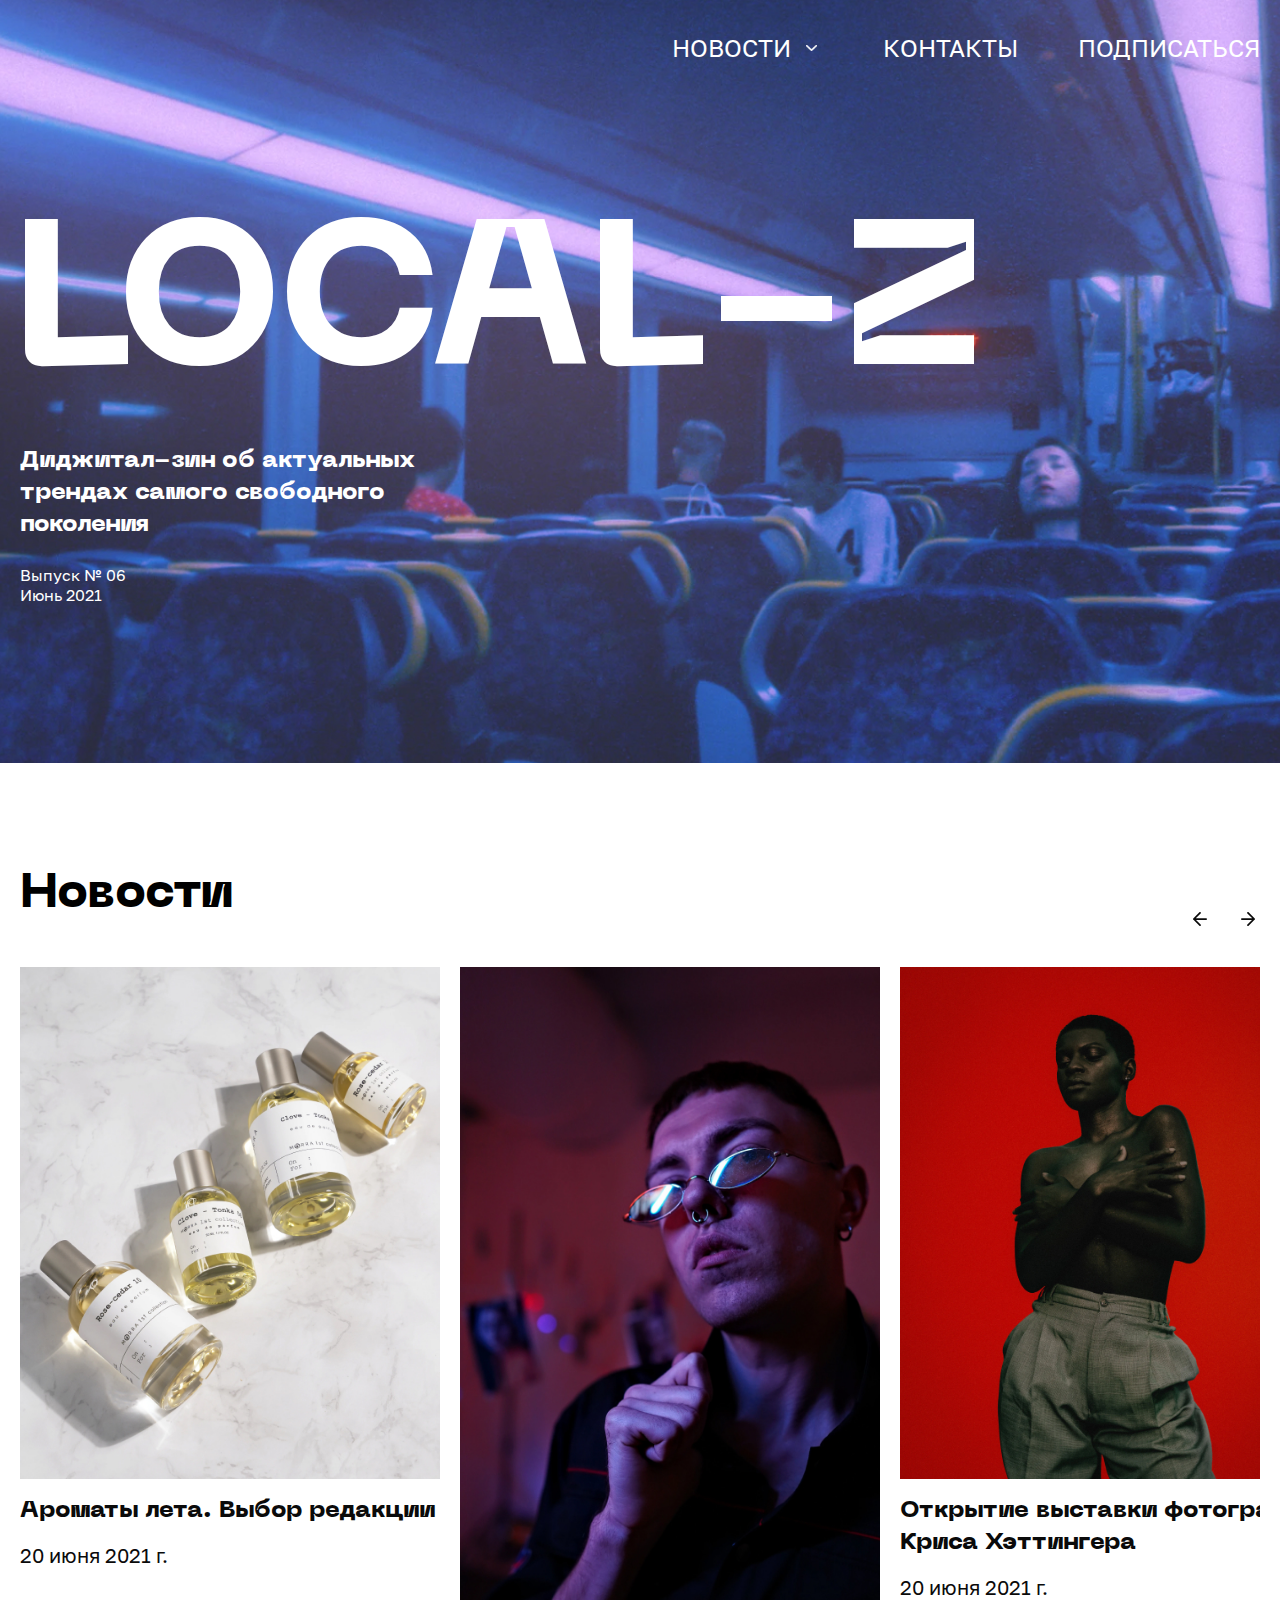
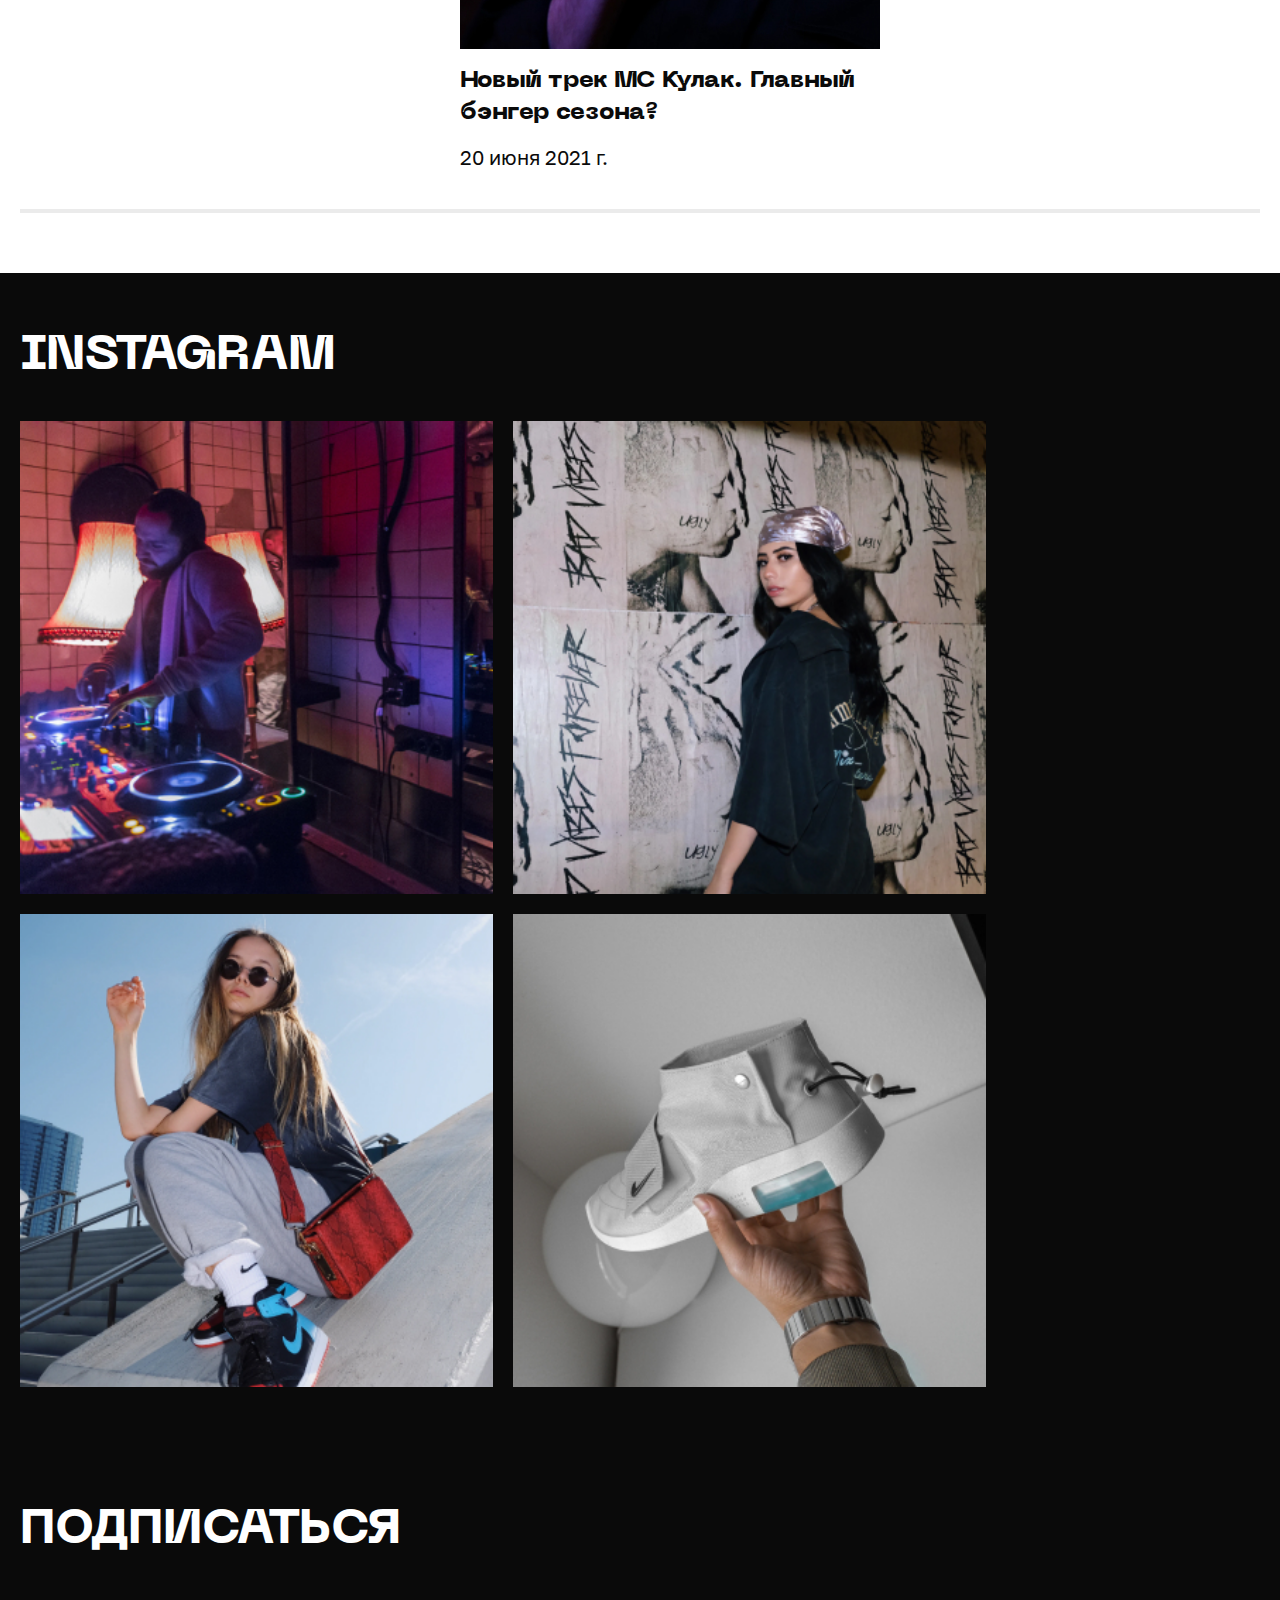
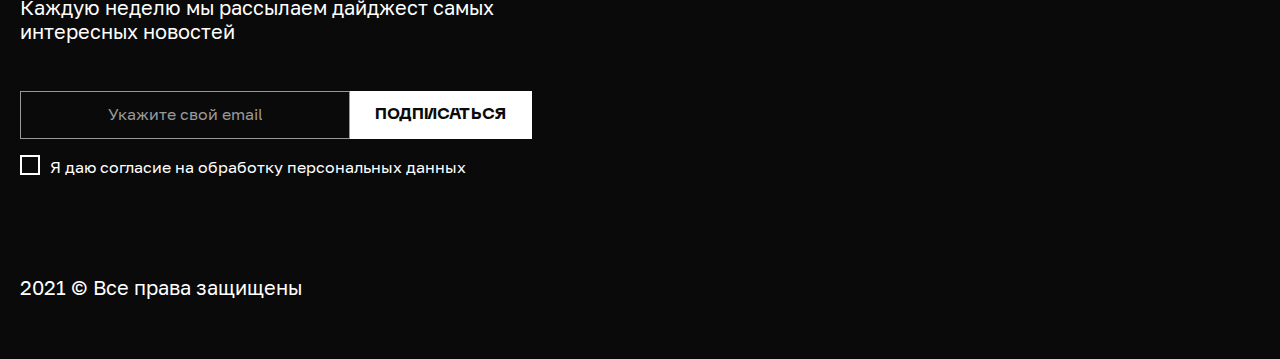
<file: index.html>
<!DOCTYPE html>
<html lang="ru">
<head>
  <meta charset="UTF-8">
  <meta http-equiv="X-UA-Compatible" content="IE=edge">
  <meta name="viewport" content="width=device-width, initial-scale=1.0" />
  <title>Document</title>
  <link rel="stylesheet" href="styles/style.css">
</head>
<body class="page">
    <header class="header page__section">
      <ul class="navigation header__navigation">
        <li class="navigation__item">
          <div class="navigation__button navigation__button_arrow navigation__item_show-dropdown">Новости</div>
          <nav class="dropdown-menu navigation__dropdown-menu navigation__dropdown-menu_click">
            <ul class="dropdown-menu__list">
              <li class="dropdown-menu__item">
                <a href="#" class="dropdown-menu__link">Музыка</a>
              </li>
              <li class="dropdown-menu__item">
                <a href="#" class="dropdown-menu__link">События</a>
              </li>
              <li class="dropdown-menu__item">
                <a href="#" class="dropdown-menu__link">Мода</a>
              </li>
            </ul>
          </nav>
        </li>
        <li class="navigation__item">
          <a href="#" class="navigation__link">Контакты</a>
        </li>
        <li class="navigation__item">
          <a href="#" class="navigation__link">Подписаться</a>
        </li>
      </ul>
      <div class="mobile-header" id="mobile-header">
        <button class="menu-button mobile-header__open-menu-button">
          <span class="menu-button__label">Меню</span>
          <span class="menu-icon menu-button__icon"></span>
        </button>
      </div>
      <h1 class="header__title">LOCAL-Z</h1>
      <div class="description header__description">
        <p class="description__line">Диджитал-зин об актуальных
        трендах самого свободного
        поколения</p>
      </div>
      <div class="edition header__edition">
        <div class="edition__line">Выпуск № 06 Июнь 2021</div>
      </div>
    </header>
    <div class="sticky-header sticky-header_disable">
      <button class="menu-button sticky-header__open-menu-button">
        <span class="menu-button__label">Меню</span>
        <span class="menu-icon menu-button__icon"></span>
      </button>
    </div>
    <div class="menu">
      <button class="menu-button menu__close-button">
        <span class="menu-button__label menu-button__label_to-close">Закрыть</span>
        <span class="menu-icon menu-icon_close menu-button__icon"></span>
      </button>
      <ul class="navigation menu__navigation">
        <li class="navigation-button navigation__item navigation__item_vertical">
          <div class="navigation__button navigation__button_arrow navigation__item_vertical_show-dropdown">Новости</div>
          <nav class="dropdown-menu navigation__dropdown-menu navigation__dropdown-menu_click_from-menu">
            <ul class="dropdown-menu__list">
              <li class="dropdown-menu__item">
                <a href="#" class="dropdown-menu__link">Музыка</a>
              </li>
              <li class="dropdown-menu__item">
                <a href="#" class="dropdown-menu__link">События</a>
              </li>
              <li class="dropdown-menu__item">
                <a href="#" class="dropdown-menu__link">Мода</a>
              </li>
            </ul>
          </nav>
        </li>
        <li class="navigation__item navigation__item_vertical">
          <a href="#" class="navigation__link">Контакты</a>
        </li>
        <li class="navigation__item navigation__item_vertical">
          <a href="#" class="navigation__link">Подписаться</a>
        </li>
      </ul>
    </div>
    <section class="news page__section">
      <h3 class="news__title">Новости</h3>
      <div class="slider news__slider">
        <div class="slider-navigation slider__navigation">
          <button class="slider-navigation__arrow slider-navigation__arrow_left"></button>
          <button class="slider-navigation__arrow slider-navigation__arrow_right"></button>
        </div>
        <div class="slider-content slider__slider-content">
          <div class="slide slider-content__slide">
            <a href="#" class="card-image slide__card">
              <img src="./images/slider-image-1.jpg" class="card-image__image" alt="">
              <div class="card-image__button">смотреть новость</div>
            </a>
            <h4 class="slide__title">Ароматы лета. Выбор редакции</h4>
            <div class="slide__date">20 июня 2021 г.</div>
          </div>
          <div class="slide slider-content__slide">
            <a href="#" class="card-image slide__card">
              <img src="./images/slider-image-2.jpg" class="card-image__image" alt="">
              <div class="card-image__button">смотреть новость</div>
            </a>
            <h4 class="slide__title">Новый трек МС Кулак. Главный бэнгер сезона?</h4>
            <div class="slide__date">20 июня 2021 г.</div>
          </div>
          <div class="slide slider-content__slide">
            <a href="#" class="card-image slide__card">
              <img src="./images/slider-image-3.jpg" class="card-image__image" alt="">
              <div class="card-image__button">смотреть новость</div>
            </a>
            <h4 class="slide__title">Открытие выставки фотографа Криса Хэттингера</h4>
            <div class="slide__date">20 июня 2021 г.</div>
          </div>
          <div class="slide slider-content__slide">
            <a href="#" class="card-image slide__card">
              <img src="./images/slider-image-4.jpg" class="card-image__image" alt="">
              <div class="card-image__button">смотреть новость</div>
            </a>
            <h4 class="slide__title">DJ Deejay выступит на открытии нового клуба</h4>
            <div class="slide__date">20 июня 2021 г.</div>
          </div>
          <div class="slide slider-content__slide">
            <a href="#" class="card-image slide__card">
              <img src="./images/slider-image-5.jpg" class="card-image__image" alt="">
              <div class="card-image__button">смотреть новость</div>
            </a>
            <h4 class="slide__title">Из грязи в князи. Интервью с популярным дизайнером одежды Пэтом Джонсоном</h4>
            <div class="slide__date">20 июня 2021 г.</div>
          </div>
        </div>
        <div class="progress-bar">
          <div class="progress-bar__indicator" id="indicator"></div>
        </div>
      </div>
    </section>
    <footer class="footer page__section page__section_theme_dark">
      <section class="footer__section">
        <h3 class="section-title section-title_color_white">Instagram</h3>
        <div class="instagram">
          <a href="#" class="instagram__image-link">
            <img src="./images/instagram-img-1.jpg" alt="" class="instagram__image">
          </a>
          <a href="#" class="instagram__image-link">
            <img src="./images/instagram-img-2.jpg" alt="" class="instagram__image">
          </a>
          <a href="#" class="instagram__image-link">
            <img src="./images/instagram-img-3.jpg" alt="" class="instagram__image">
          </a>
          <a href="#" class="instagram__image-link">
            <img src="./images/instagram-img-4.jpg" alt="" class="instagram__image">
          </a>
        </div>
      </section>
      <section class="footer-section footer__section">
        <h3 class="section-title section-title_color_white">Подписаться</h3>
        <div class="subscribe">
          <h4 class="subscribe__title">
            Каждую неделю мы рассылаем дайджест самых интересных новостей
          </h4>
          <form name="subscribe" class="form subscribe__form">
            <fieldset class="form__subscribe-info">
              <input type="email" class="form__input-email" placeholder="Укажите свой email">
              <button type="submit" class="form__submit">Подписаться</button>
            </fieldset>
            <label class="form__agreement">
              <input type="checkbox" class="form__agreement-checkbox">
              <span class="form__agreement-custom-checkbox"></span>
              <span class="form__agreement-text">Я даю согласие на обработку персональных данных</span>
            </label>
          </form>
        </div>
      </section>
      <p class="footer__copyright">2021 © Все права защищены</p>
    </footer>
    <script src="js/script.js"></script>
</body>
</html>
</file>
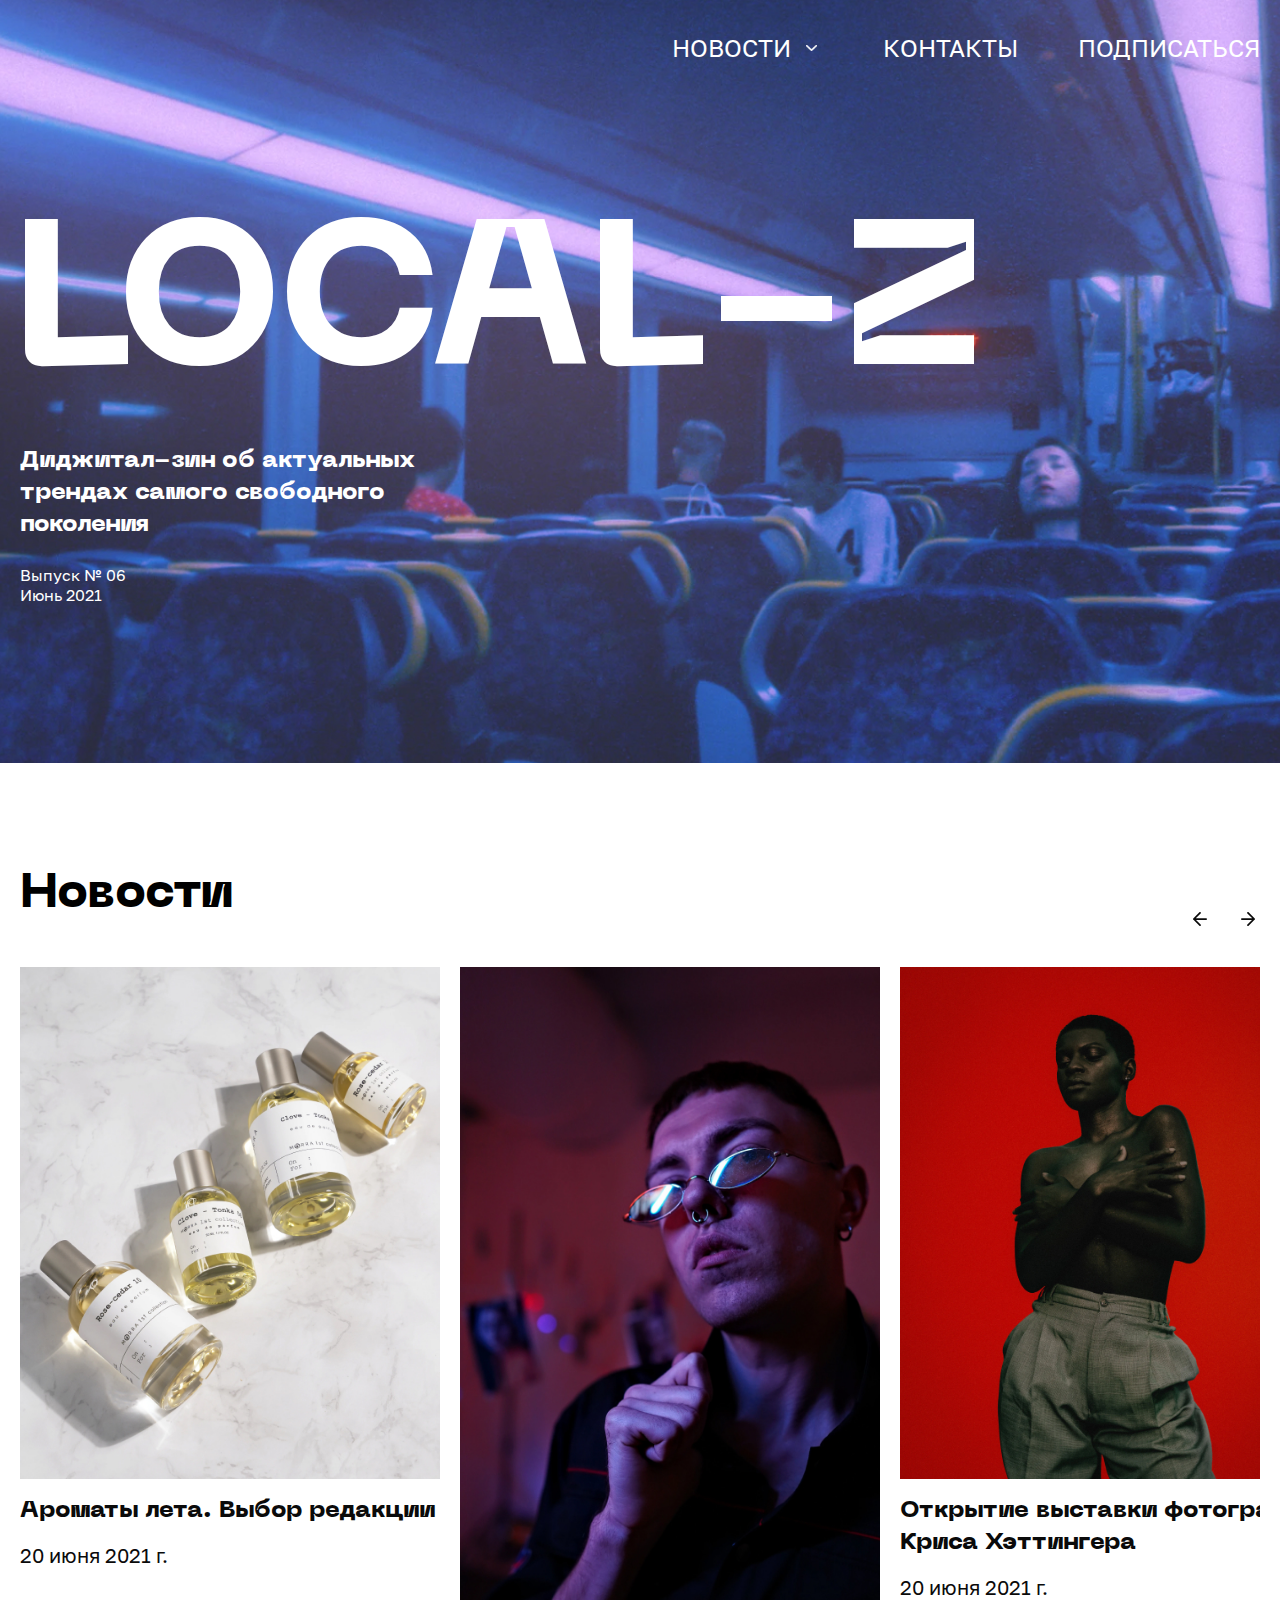
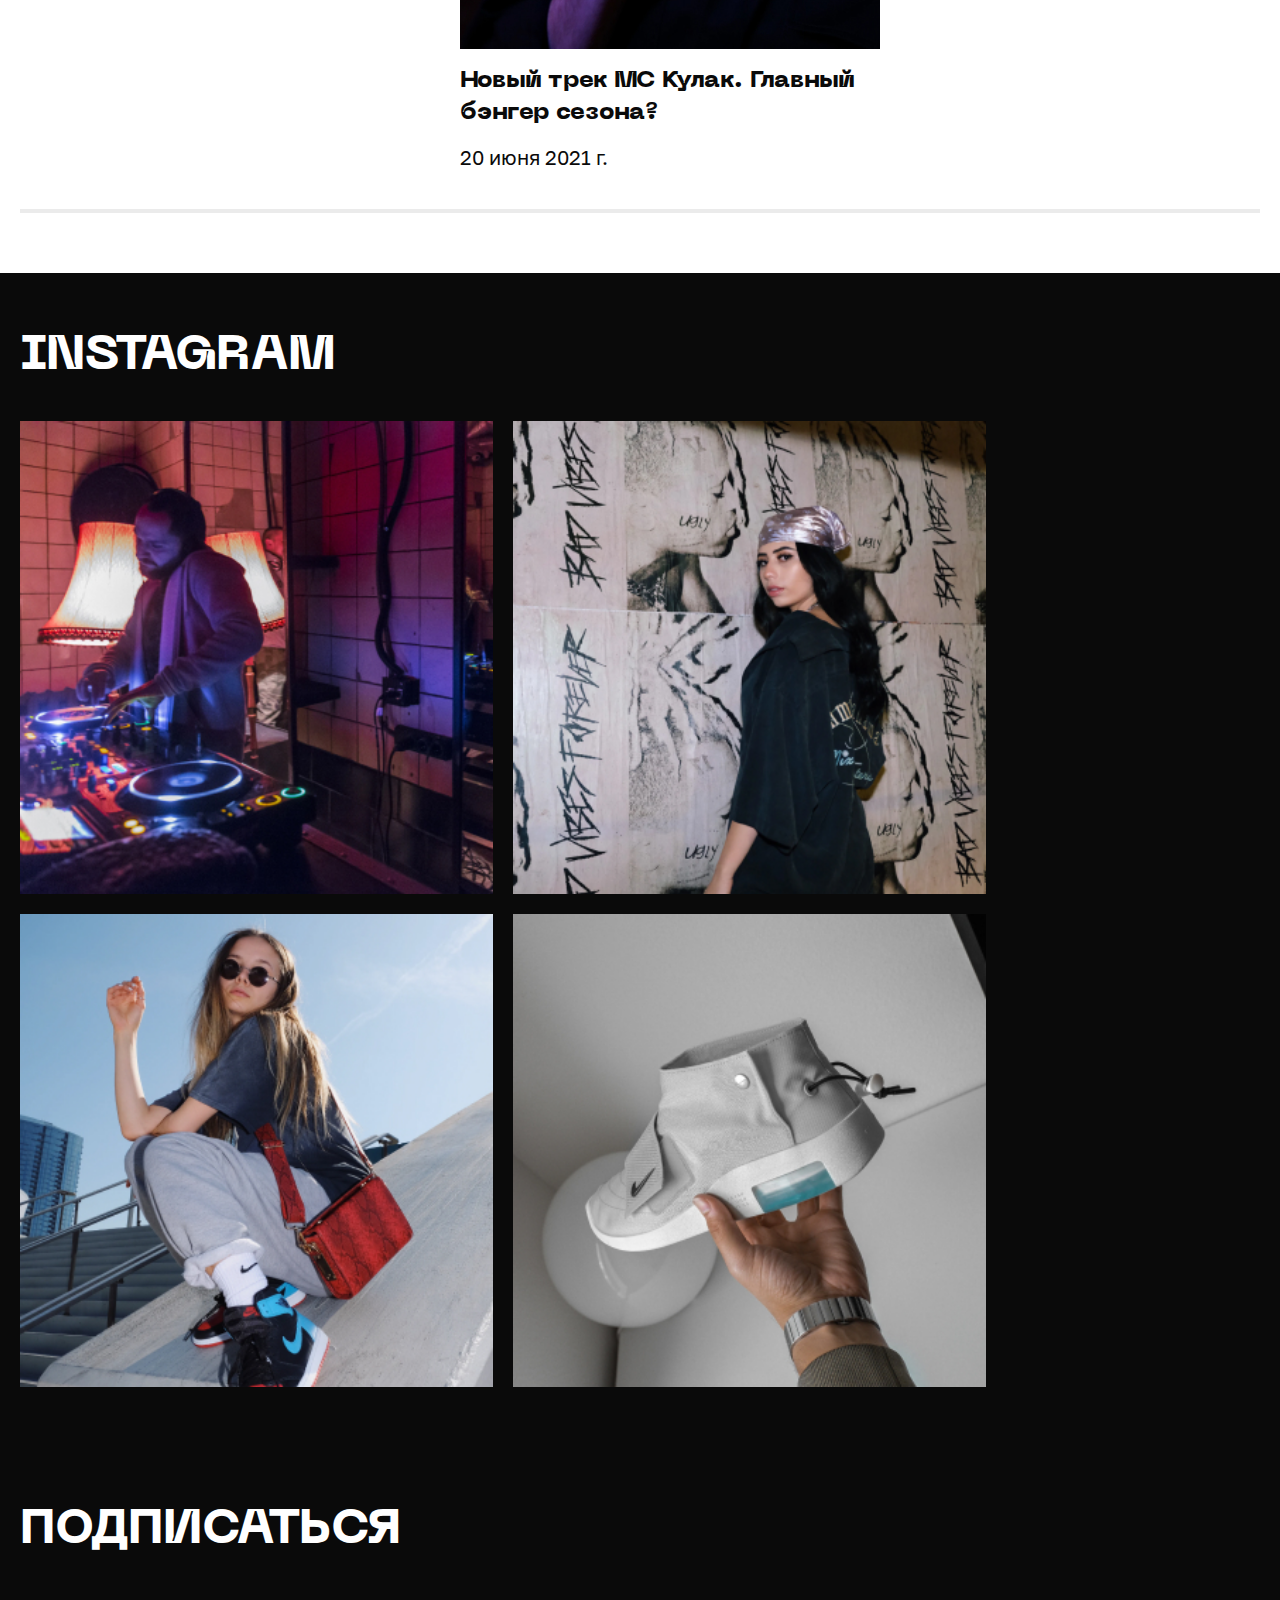
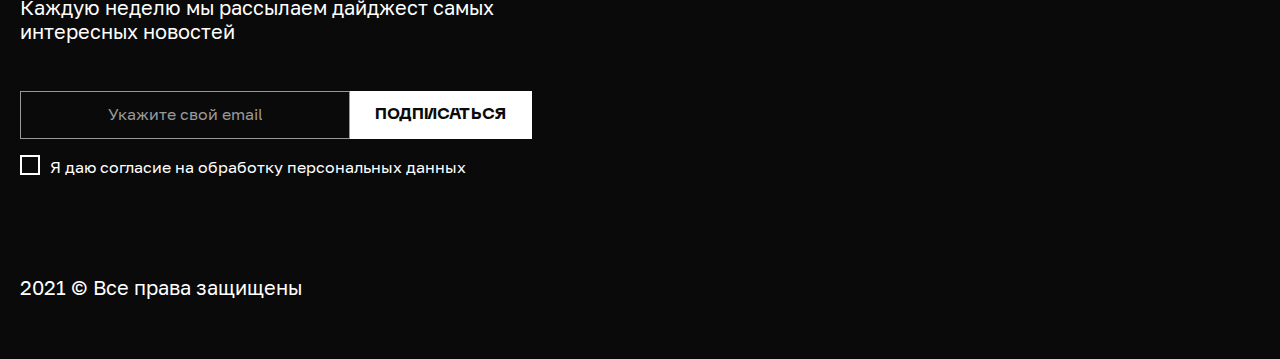
<file: index-pre.html>
<!DOCTYPE html>
<html lang="ru">
<head>
  <meta charset="UTF-8">
  <meta http-equiv="X-UA-Compatible" content="IE=edge">
  <meta name="viewport" content="width=device-width, initial-scale=1.0" />
  <title>Document</title>
  <link rel="stylesheet" href="./styles/style-pre.css">
</head>
<body class="page">
    <header class="header page__section">
      <ul class="navigation header__navigation">
        <li class="navigation__item">
          <div class="navigation__button navigation__button_arrow navigation__item_show-dropdown">Новости</div>
          <nav class="dropdown-menu navigation__dropdown-menu navigation__dropdown-menu_click">
            <a href="#" class="dropdown-menu__link">Музыка</a>
            <a href="#" class="dropdown-menu__link">События</a>
            <a href="#" class="dropdown-menu__link">Мода</a>
          </nav>
        </li>
        <li class="navigation__item">
          <a href="#" class="navigation__link">Контакты</a>
        </li>
        <li class="navigation__item">
          <a href="#" class="navigation__link">Подписаться</a>
        </li>
      </ul>
      <div class="mobile-header" id="mobile-header">
        <button class="menu-button mobile-header__open-menu-button">
          <span class="menu-button__label">Меню</span>
          <span class="menu-icon menu-button__icon"></span>
        </button>
      </div>
      <h1 class="header__title">LOCAL-Z</h1>
      <div class="description header__description">
        <p class="description__line">Диджитал-зин об актуальных</p>
        <p class="description__line">трендах самого свободного</p>
        <p class="description__line">поколения</p>
      </div>
      <div class="edition header__edition">
        <div class="edition__line">Выпуск № 06 Июнь 2021</div>
      </div>
    </header>
    <div class="sticky-header sticky-header_disable">
      <button class="menu-button sticky-header__open-menu-button">
        <span class="menu-button__label">Меню</span>
        <span class="menu-icon menu-button__icon"></span>
      </button>
    </div>
    <div class="menu">
      <button class="menu-button menu__close-button">
        <span class="menu-button__label menu-button__label_to-close">Закрыть</span>
        <span class="menu-icon menu-icon_close menu-button__icon"></span>
      </button>
      <ul class="navigation menu__navigation">
        <li class="navigation-button navigation__item navigation__item_vertical">
          <div class="navigation__button navigation__button_arrow navigation__item_vertical_show-dropdown">Новости</div>
          <nav class="dropdown-menu navigation__dropdown-menu navigation__dropdown-menu_click_from-menu">
            <a href="#" class="dropdown-menu__link">Музыка</a>
            <a href="#" class="dropdown-menu__link">События</a>
            <a href="#" class="dropdown-menu__link">Мода</a>
          </nav>
        </li>
        <li class="navigation__item navigation__item_vertical">
          <a href="#" class="navigation__link">Контакты</a>
        </li>
        <li class="navigation__item navigation__item_vertical">
          <a href="#" class="navigation__link">Подписаться</a>
        </li>
      </ul>
    </div>
    <section class="news page__section">
      <h3 class="news__title">Новости</h3>
      <div class="slider news__slider">
        <div class="slider-navigation slider__navigation">
          <button class="slider-navigation__arrow slider-navigation__arrow_left"></button>
          <button class="slider-navigation__arrow slider-navigation__arrow_right"></button>
        </div>
        <div class="slider-content slider__slider-content">
          <div class="slide slider-content__slide">
            <a href="#" class="card-image slide__card">
              <img src="./images/slider-image-1.jpg" class="card-image__image" alt="">
              <div class="card-image__button">смотреть новость</div>
            </a>
            <h4 class="slide__title">Ароматы лета. Выбор редакции</h4>
            <div class="slide__date">20 июня 2021 г.</div>
          </div>
          <div class="slide slider-content__slide">
            <a href="#" class="card-image slide__card">
              <img src="./images/slider-image-2.jpg" class="card-image__image" alt="">
              <div class="card-image__button">смотреть новость</div>
            </a>
            <h4 class="slide__title">Новый трек МС Кулак. Главный бэнгер сезона?</h4>
            <div class="slide__date">20 июня 2021 г.</div>
          </div>
          <div class="slide slider-content__slide">
            <a href="#" class="card-image slide__card">
              <img src="./images/slider-image-3.jpg" class="card-image__image" alt="">
              <div class="card-image__button">смотреть новость</div>
            </a>
            <h4 class="slide__title">Открытие выставки фотографа Криса Хэттингера</h4>
            <div class="slide__date">20 июня 2021 г.</div>
          </div>
          <div class="slide slider-content__slide">
            <a href="#" class="card-image slide__card">
              <img src="./images/slider-image-4.jpg" class="card-image__image" alt="">
              <div class="card-image__button">смотреть новость</div>
            </a>
            <h4 class="slide__title">DJ Deejay выступит на открытии нового клуба</h4>
            <div class="slide__date">20 июня 2021 г.</div>
          </div>
          <div class="slide slider-content__slide">
            <a href="#" class="card-image slide__card">
              <img src="./images/slider-image-5.jpg" class="card-image__image" alt="">
              <div class="card-image__button">смотреть новость</div>
            </a>
            <h4 class="slide__title">Из грязи в князи. Интервью с популярным дизайнером одежды Пэтом Джонсоном</h4>
            <div class="slide__date">20 июня 2021 г.</div>
          </div>
        </div>
        <div class="progress-bar">
          <div class="progress-bar__indicator" id="indicator"></div>
        </div>
      </div>
    </section>
    <footer class="footer page__section page__section_theme_dark">
      <section class="footer__section">
        <h3 class="section-title section-title_color_white">Instagram</h3>
        <div class="instagram">
          <a href="#" class="instagram__image-link">
            <img src="./images/instagram-img-1.jpg" alt="" class="instagram__image">
          </a>
          <a href="#" class="instagram__image-link">
            <img src="./images/instagram-img-2.jpg" alt="" class="instagram__image">
          </a>
          <a href="#" class="instagram__image-link">
            <img src="./images/instagram-img-3.jpg" alt="" class="instagram__image">
          </a>
          <a href="#" class="instagram__image-link">
            <img src="./images/instagram-img-4.jpg" alt="" class="instagram__image">
          </a>
        </div>
      </section>
      <section class="footer-section footer__section">
        <h3 class="section-title section-title_color_white">Подписаться</h3>
        <div class="subscribe">
          <h4 class="subscribe__title">
            Каждую неделю мы рассылаем дайджест самых интересных новостей
          </h4>
          <form name="subscribe" class="form subscribe__form">
            <fieldset class="form__subscribe-info">
              <input type="email" class="form__input-email" placeholder="Укажите свой email">
              <button type="submit" class="form__submit">Подписаться</button>
            </fieldset>
            <label class="form__agreement">
              <input type="checkbox" class="form__agreement-checkbox">
              <span class="form__agreement-custom-checkbox"></span>
              <span class="form__agreement-text">Я даю согласие на обработку персональных данных</span>
            </label>
          </form>
        </div>
      </section>
      <p class="footer__copyright">2021 © Все права защищены</p>
    </footer>
    <script src="./js/script-pre.js"></script>
</body>
</html>
</file>
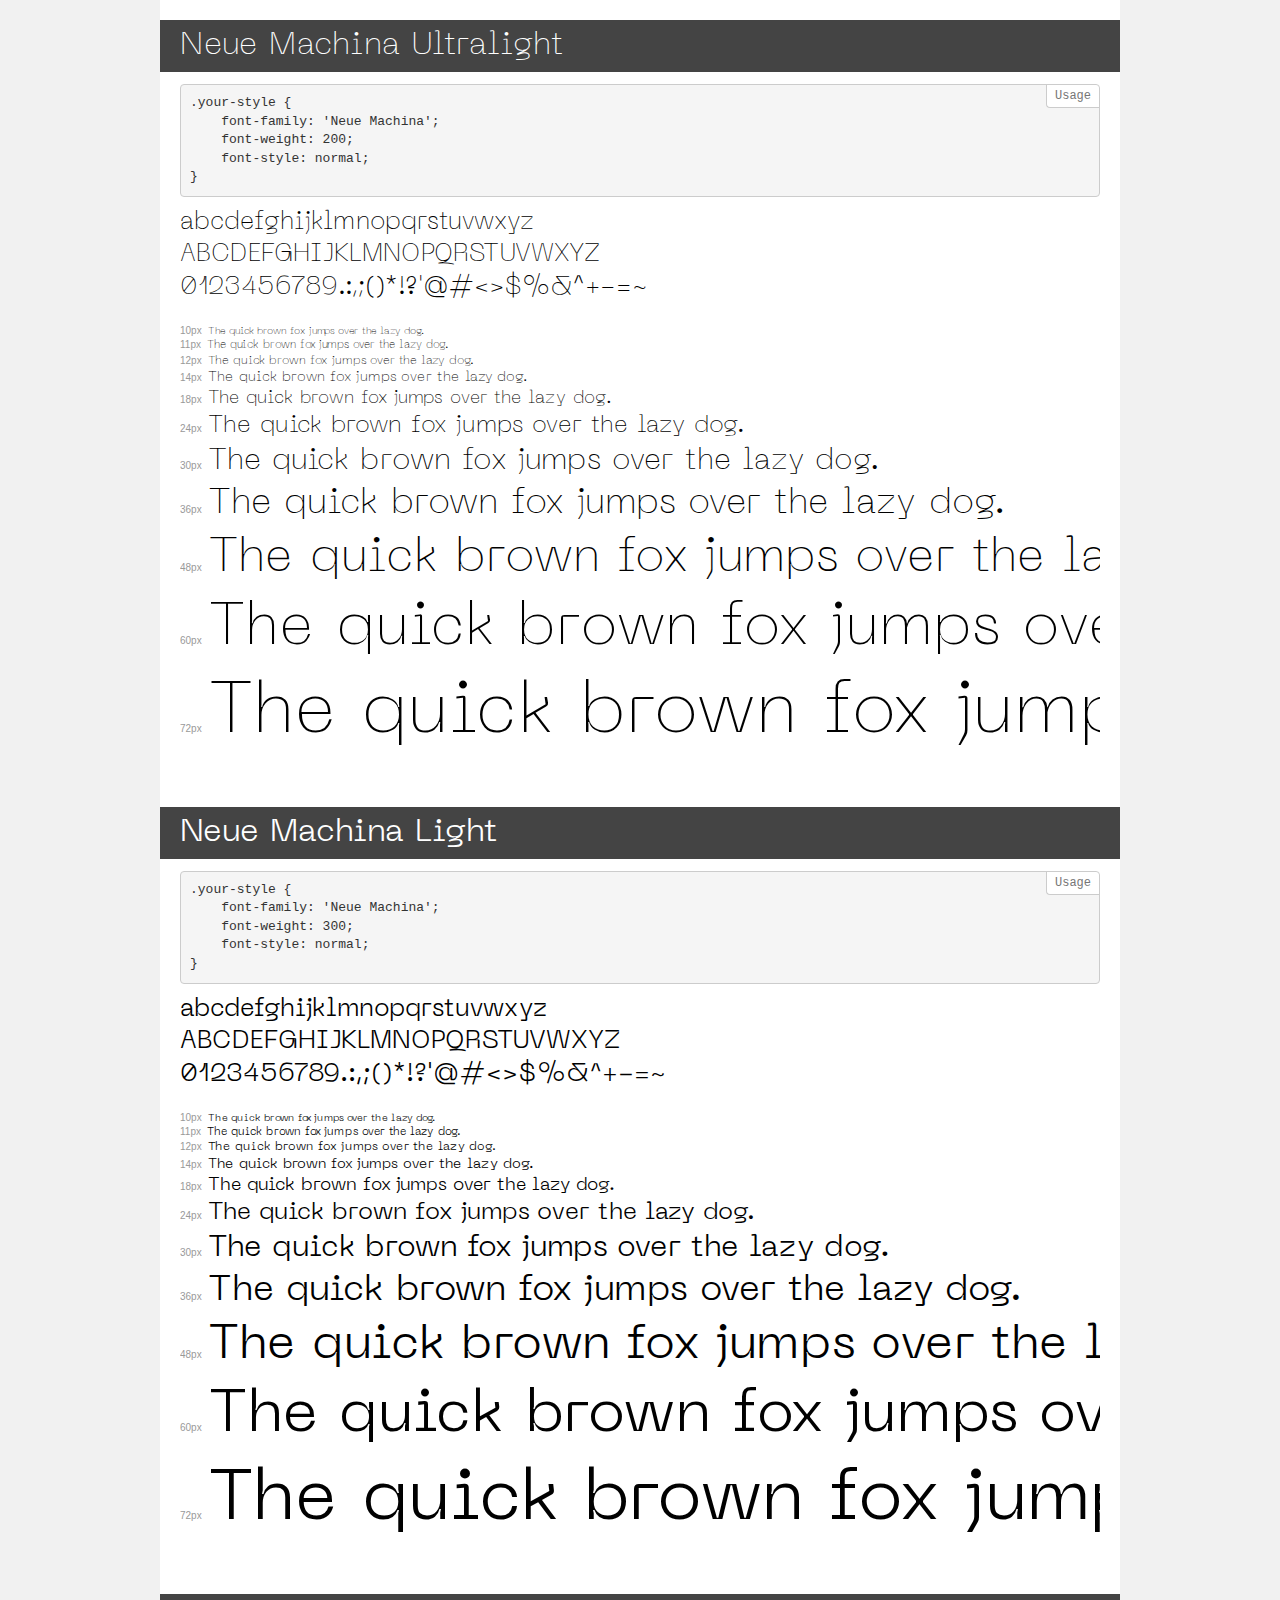
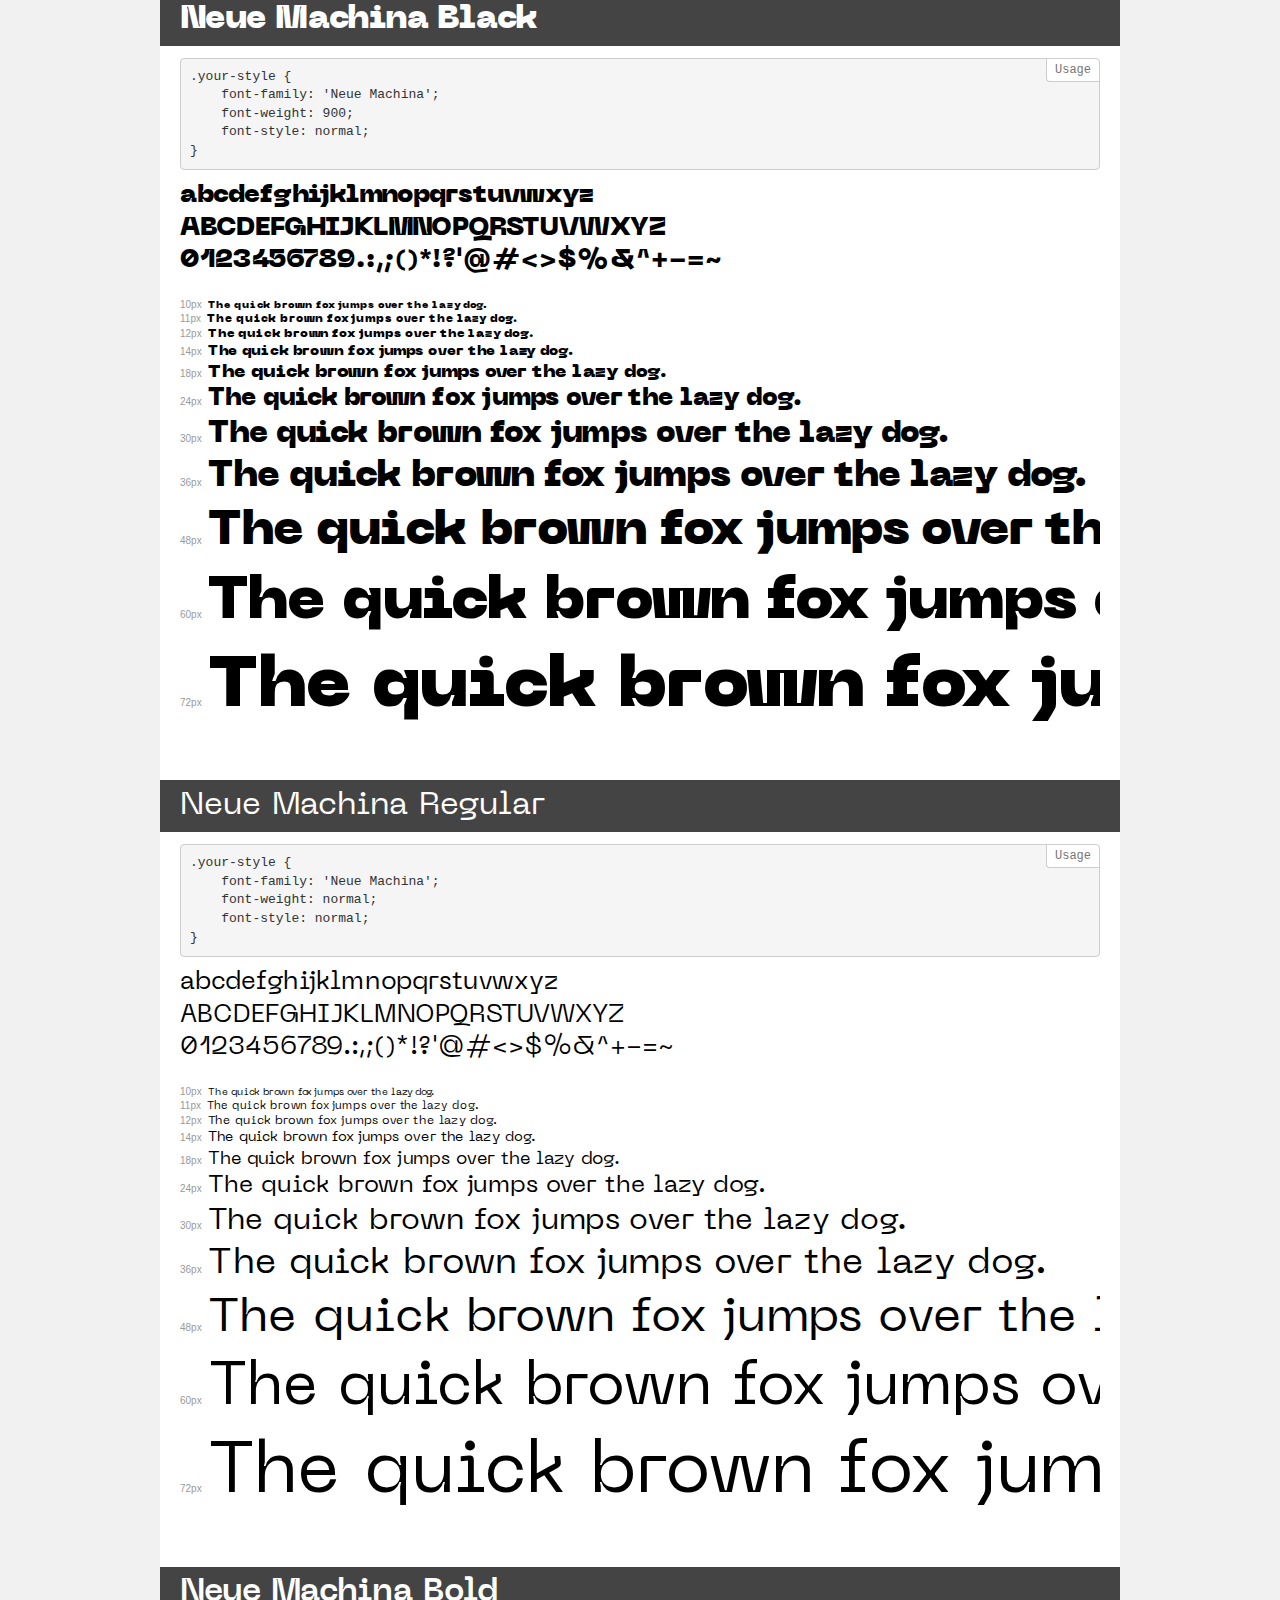
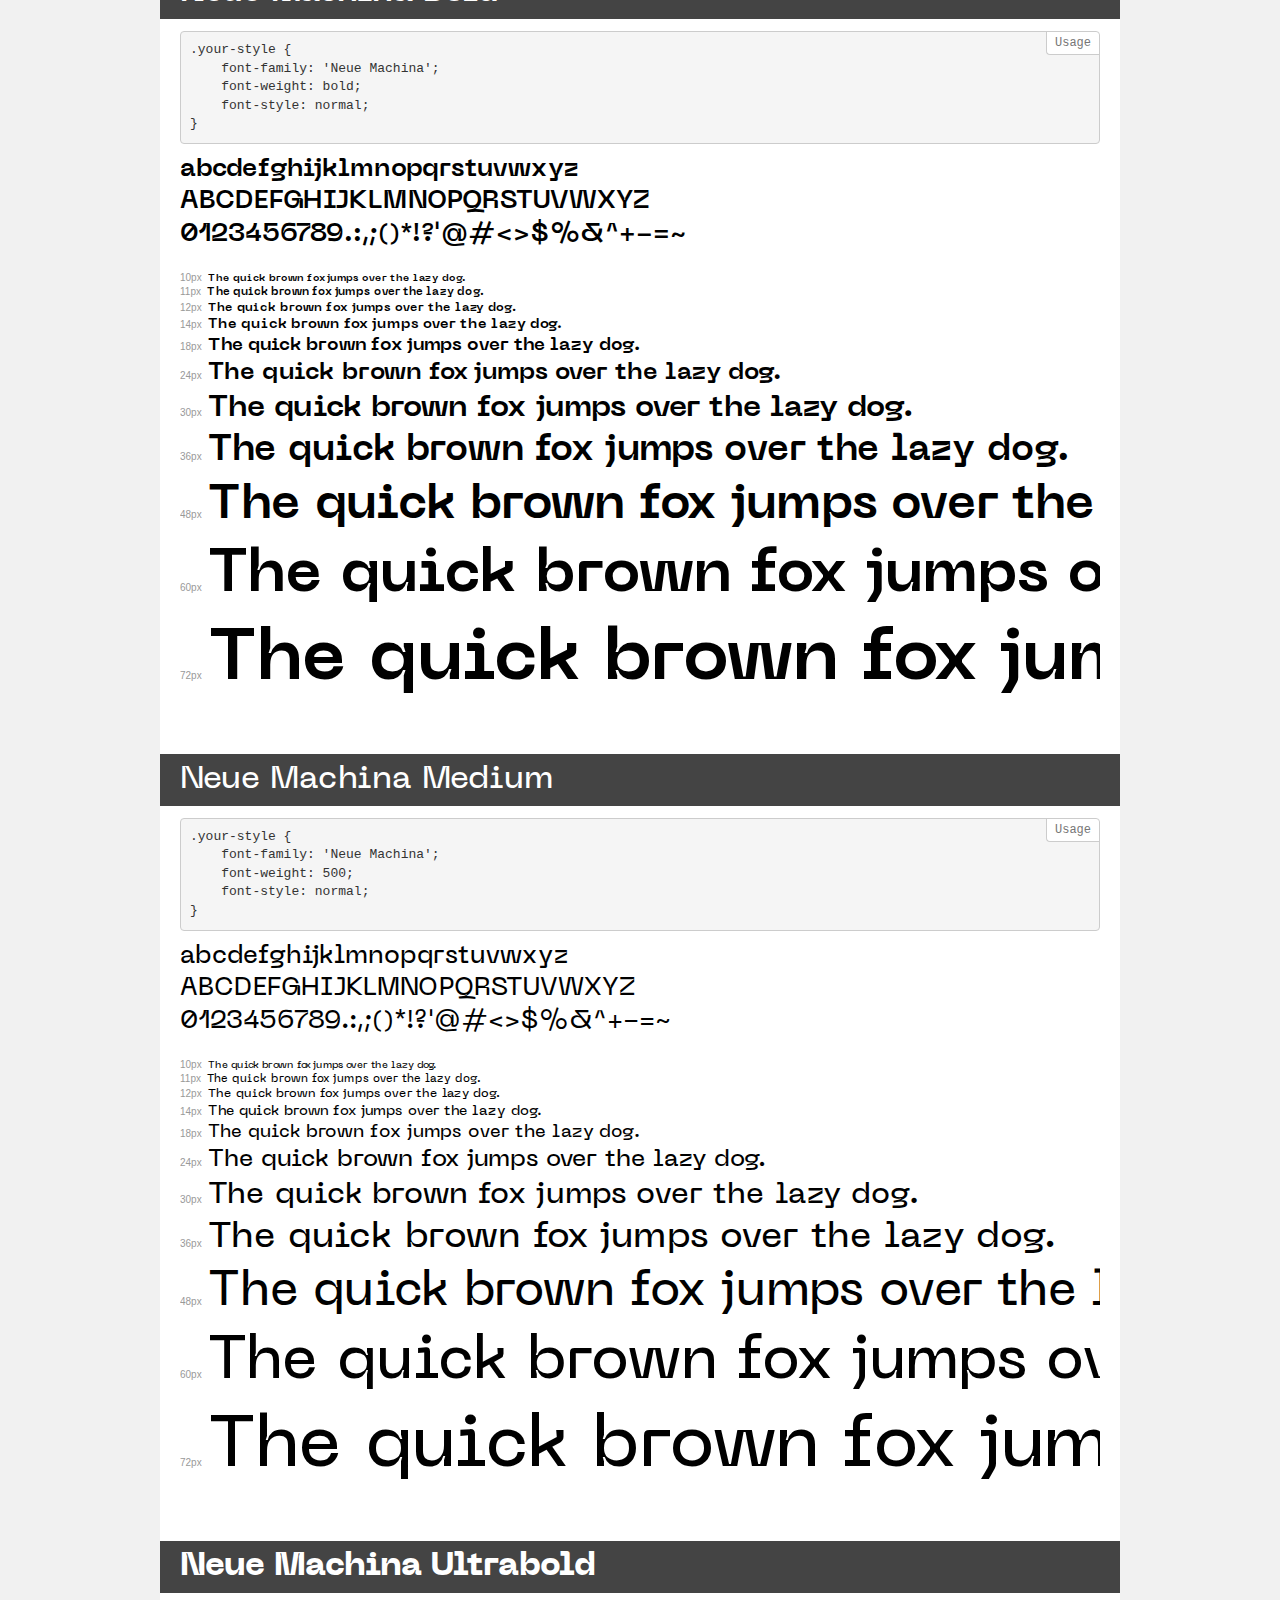
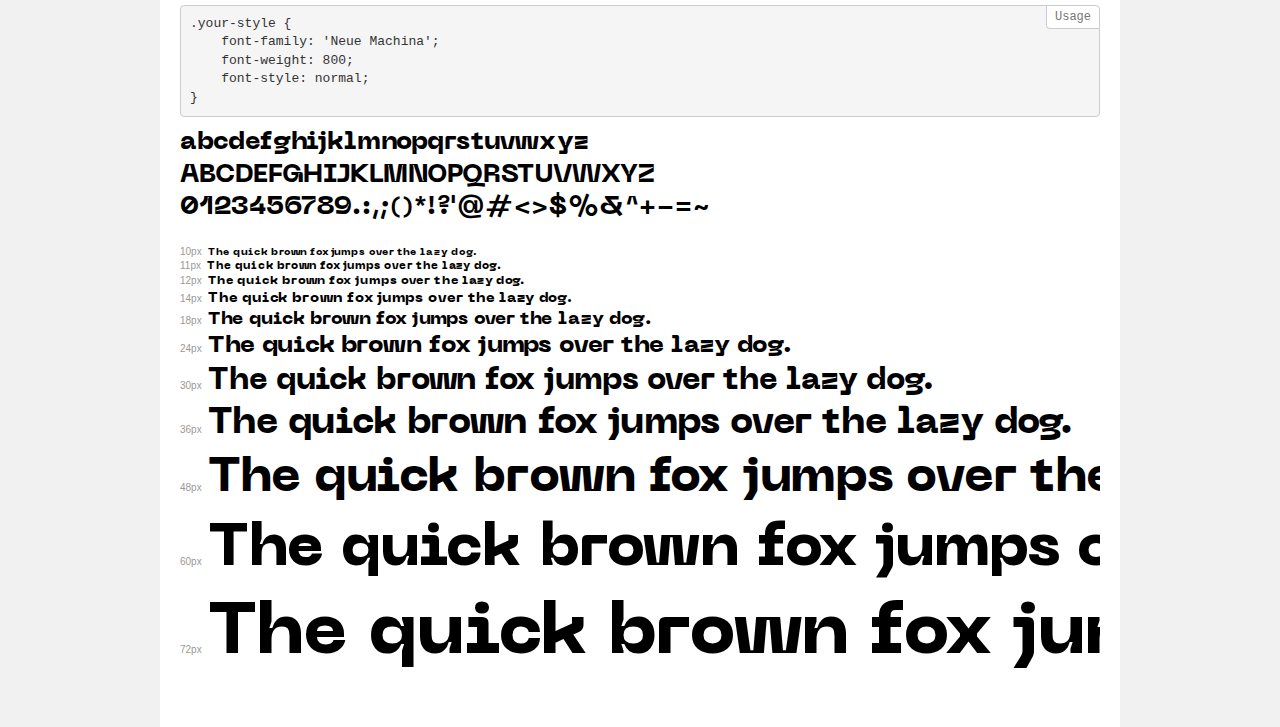
<file: fonts/NeueMachina/demo.html>
<!DOCTYPE html>
<html>
<head>
    <meta charset="utf-8">
    <meta http-equiv="X-UA-Compatible" content="IE=edge">
    <meta name="viewport" content="width=device-width, initial-scale=1">
    <meta name="robots" content="noindex, noarchive">
    <meta name="format-detection" content="telephone=no">
    <title>Transfonter demo</title>
    <link href="stylesheet.css" rel="stylesheet">
    <style>
        /*
        http://meyerweb.com/eric/tools/css/reset/
        v2.0 | 20110126
        License: none (public domain)
        */
        html, body, div, span, applet, object, iframe,
        h1, h2, h3, h4, h5, h6, p, blockquote, pre,
        a, abbr, acronym, address, big, cite, code,
        del, dfn, em, img, ins, kbd, q, s, samp,
        small, strike, strong, sub, sup, tt, var,
        b, u, i, center,
        dl, dt, dd, ol, ul, li,
        fieldset, form, label, legend,
        table, caption, tbody, tfoot, thead, tr, th, td,
        article, aside, canvas, details, embed,
        figure, figcaption, footer, header, hgroup,
        menu, nav, output, ruby, section, summary,
        time, mark, audio, video {
            margin: 0;
            padding: 0;
            border: 0;
            font-size: 100%;
            font: inherit;
            vertical-align: baseline;
        }
        /* HTML5 display-role reset for older browsers */
        article, aside, details, figcaption, figure,
        footer, header, hgroup, menu, nav, section {
            display: block;
        }
        body {
            line-height: 1;
        }
        ol, ul {
            list-style: none;
        }
        blockquote, q {
            quotes: none;
        }
        blockquote:before, blockquote:after,
        q:before, q:after {
            content: '';
            content: none;
        }
        table {
            border-collapse: collapse;
            border-spacing: 0;
        }
        /* common styles */
        body {
            background: #f1f1f1;
            color: #000;
        }
        .page {
            background: #fff;
            width: 920px;
            margin: 0 auto;
            padding: 20px 20px 0 20px;
            overflow: hidden;
        }
        .font-container {
            overflow-x: auto;
            overflow-y: hidden;
            margin-bottom: 40px;
            line-height: 1.3;
            white-space: nowrap;
            padding-bottom: 5px;
        }
        h1 {
            position: relative;
            background: #444;
            font-size: 32px;
            color: #fff;
            padding: 10px 20px;
            margin: 0 -20px 12px -20px;
        }
        .letters {
            font-size: 25px;
            margin-bottom: 20px;
        }
        .s10:before {
            content: '10px';
        }
        .s11:before {
            content: '11px';
        }
        .s12:before {
            content: '12px';
        }
        .s14:before {
            content: '14px';
        }
        .s18:before {
            content: '18px';
        }
        .s24:before {
            content: '24px';
        }
        .s30:before {
            content: '30px';
        }
        .s36:before {
            content: '36px';
        }
        .s48:before {
            content: '48px';
        }
        .s60:before {
            content: '60px';
        }
        .s72:before {
            content: '72px';
        }
        .s10:before, .s11:before, .s12:before, .s14:before,
        .s18:before, .s24:before, .s30:before, .s36:before,
        .s48:before, .s60:before, .s72:before {
            font-family: Arial, sans-serif;
            font-size: 10px;
            font-weight: normal;
            font-style: normal;
            color: #999;
            padding-right: 6px;
        }
        pre {
            display: block;
            position: relative;
            padding: 9px;
            margin: 0 0 10px;
            font-family: Monaco, Menlo, Consolas, "Courier New", monospace !important;
            font-size: 13px;
            line-height: 1.428571429;
            color: #333;
            font-weight: normal !important;
            font-style: normal !important;
            background-color: #f5f5f5;
            border: 1px solid #ccc;
            overflow-x: auto;
            border-radius: 4px;
        }
        pre:after {
            display: block;
            position: absolute;
            right: 0;
            top: 0;
            content: 'Usage';
            line-height: 1;
            padding: 5px 8px;
            font-size: 12px;
            color: #767676;
            background-color: #fff;
            border: 1px solid #ccc;
            border-right: none;
            border-top: none;
            border-radius: 0 4px 0 4px;
            z-index: 10;
        }
        /* responsive */
        @media (max-width: 959px) {
            .page {
                width: auto;
                margin: 0;
            }
        }
    </style>
</head>
<body>
<div class="page">
    <div class="demo" style="font-family: 'Neue Machina'; font-weight: 200; font-style: normal;">
        <h1>Neue Machina Ultralight</h1>
        <pre>.your-style {
    font-family: 'Neue Machina';
    font-weight: 200;
    font-style: normal;
}</pre>
        <div class="font-container">
            <p class="letters">
                abcdefghijklmnopqrstuvwxyz<br>
ABCDEFGHIJKLMNOPQRSTUVWXYZ<br>
                0123456789.:,;()*!?'@#<>$%&^+-=~
            </p>
            <p class="s10" style="font-size: 10px;">The quick brown fox jumps over the lazy dog.</p>
            <p class="s11" style="font-size: 11px;">The quick brown fox jumps over the lazy dog.</p>
            <p class="s12" style="font-size: 12px;">The quick brown fox jumps over the lazy dog.</p>
            <p class="s14" style="font-size: 14px;">The quick brown fox jumps over the lazy dog.</p>
            <p class="s18" style="font-size: 18px;">The quick brown fox jumps over the lazy dog.</p>
            <p class="s24" style="font-size: 24px;">The quick brown fox jumps over the lazy dog.</p>
            <p class="s30" style="font-size: 30px;">The quick brown fox jumps over the lazy dog.</p>
            <p class="s36" style="font-size: 36px;">The quick brown fox jumps over the lazy dog.</p>
            <p class="s48" style="font-size: 48px;">The quick brown fox jumps over the lazy dog.</p>
            <p class="s60" style="font-size: 60px;">The quick brown fox jumps over the lazy dog.</p>
            <p class="s72" style="font-size: 72px;">The quick brown fox jumps over the lazy dog.</p>
        </div>
    </div>
    <div class="demo" style="font-family: 'Neue Machina'; font-weight: 300; font-style: normal;">
        <h1>Neue Machina Light</h1>
        <pre>.your-style {
    font-family: 'Neue Machina';
    font-weight: 300;
    font-style: normal;
}</pre>
        <div class="font-container">
            <p class="letters">
                abcdefghijklmnopqrstuvwxyz<br>
ABCDEFGHIJKLMNOPQRSTUVWXYZ<br>
                0123456789.:,;()*!?'@#<>$%&^+-=~
            </p>
            <p class="s10" style="font-size: 10px;">The quick brown fox jumps over the lazy dog.</p>
            <p class="s11" style="font-size: 11px;">The quick brown fox jumps over the lazy dog.</p>
            <p class="s12" style="font-size: 12px;">The quick brown fox jumps over the lazy dog.</p>
            <p class="s14" style="font-size: 14px;">The quick brown fox jumps over the lazy dog.</p>
            <p class="s18" style="font-size: 18px;">The quick brown fox jumps over the lazy dog.</p>
            <p class="s24" style="font-size: 24px;">The quick brown fox jumps over the lazy dog.</p>
            <p class="s30" style="font-size: 30px;">The quick brown fox jumps over the lazy dog.</p>
            <p class="s36" style="font-size: 36px;">The quick brown fox jumps over the lazy dog.</p>
            <p class="s48" style="font-size: 48px;">The quick brown fox jumps over the lazy dog.</p>
            <p class="s60" style="font-size: 60px;">The quick brown fox jumps over the lazy dog.</p>
            <p class="s72" style="font-size: 72px;">The quick brown fox jumps over the lazy dog.</p>
        </div>
    </div>
    <div class="demo" style="font-family: 'Neue Machina'; font-weight: 900; font-style: normal;">
        <h1>Neue Machina Black</h1>
        <pre>.your-style {
    font-family: 'Neue Machina';
    font-weight: 900;
    font-style: normal;
}</pre>
        <div class="font-container">
            <p class="letters">
                abcdefghijklmnopqrstuvwxyz<br>
ABCDEFGHIJKLMNOPQRSTUVWXYZ<br>
                0123456789.:,;()*!?'@#<>$%&^+-=~
            </p>
            <p class="s10" style="font-size: 10px;">The quick brown fox jumps over the lazy dog.</p>
            <p class="s11" style="font-size: 11px;">The quick brown fox jumps over the lazy dog.</p>
            <p class="s12" style="font-size: 12px;">The quick brown fox jumps over the lazy dog.</p>
            <p class="s14" style="font-size: 14px;">The quick brown fox jumps over the lazy dog.</p>
            <p class="s18" style="font-size: 18px;">The quick brown fox jumps over the lazy dog.</p>
            <p class="s24" style="font-size: 24px;">The quick brown fox jumps over the lazy dog.</p>
            <p class="s30" style="font-size: 30px;">The quick brown fox jumps over the lazy dog.</p>
            <p class="s36" style="font-size: 36px;">The quick brown fox jumps over the lazy dog.</p>
            <p class="s48" style="font-size: 48px;">The quick brown fox jumps over the lazy dog.</p>
            <p class="s60" style="font-size: 60px;">The quick brown fox jumps over the lazy dog.</p>
            <p class="s72" style="font-size: 72px;">The quick brown fox jumps over the lazy dog.</p>
        </div>
    </div>
    <div class="demo" style="font-family: 'Neue Machina'; font-weight: normal; font-style: normal;">
        <h1>Neue Machina Regular</h1>
        <pre>.your-style {
    font-family: 'Neue Machina';
    font-weight: normal;
    font-style: normal;
}</pre>
        <div class="font-container">
            <p class="letters">
                abcdefghijklmnopqrstuvwxyz<br>
ABCDEFGHIJKLMNOPQRSTUVWXYZ<br>
                0123456789.:,;()*!?'@#<>$%&^+-=~
            </p>
            <p class="s10" style="font-size: 10px;">The quick brown fox jumps over the lazy dog.</p>
            <p class="s11" style="font-size: 11px;">The quick brown fox jumps over the lazy dog.</p>
            <p class="s12" style="font-size: 12px;">The quick brown fox jumps over the lazy dog.</p>
            <p class="s14" style="font-size: 14px;">The quick brown fox jumps over the lazy dog.</p>
            <p class="s18" style="font-size: 18px;">The quick brown fox jumps over the lazy dog.</p>
            <p class="s24" style="font-size: 24px;">The quick brown fox jumps over the lazy dog.</p>
            <p class="s30" style="font-size: 30px;">The quick brown fox jumps over the lazy dog.</p>
            <p class="s36" style="font-size: 36px;">The quick brown fox jumps over the lazy dog.</p>
            <p class="s48" style="font-size: 48px;">The quick brown fox jumps over the lazy dog.</p>
            <p class="s60" style="font-size: 60px;">The quick brown fox jumps over the lazy dog.</p>
            <p class="s72" style="font-size: 72px;">The quick brown fox jumps over the lazy dog.</p>
        </div>
    </div>
    <div class="demo" style="font-family: 'Neue Machina'; font-weight: bold; font-style: normal;">
        <h1>Neue Machina Bold</h1>
        <pre>.your-style {
    font-family: 'Neue Machina';
    font-weight: bold;
    font-style: normal;
}</pre>
        <div class="font-container">
            <p class="letters">
                abcdefghijklmnopqrstuvwxyz<br>
ABCDEFGHIJKLMNOPQRSTUVWXYZ<br>
                0123456789.:,;()*!?'@#<>$%&^+-=~
            </p>
            <p class="s10" style="font-size: 10px;">The quick brown fox jumps over the lazy dog.</p>
            <p class="s11" style="font-size: 11px;">The quick brown fox jumps over the lazy dog.</p>
            <p class="s12" style="font-size: 12px;">The quick brown fox jumps over the lazy dog.</p>
            <p class="s14" style="font-size: 14px;">The quick brown fox jumps over the lazy dog.</p>
            <p class="s18" style="font-size: 18px;">The quick brown fox jumps over the lazy dog.</p>
            <p class="s24" style="font-size: 24px;">The quick brown fox jumps over the lazy dog.</p>
            <p class="s30" style="font-size: 30px;">The quick brown fox jumps over the lazy dog.</p>
            <p class="s36" style="font-size: 36px;">The quick brown fox jumps over the lazy dog.</p>
            <p class="s48" style="font-size: 48px;">The quick brown fox jumps over the lazy dog.</p>
            <p class="s60" style="font-size: 60px;">The quick brown fox jumps over the lazy dog.</p>
            <p class="s72" style="font-size: 72px;">The quick brown fox jumps over the lazy dog.</p>
        </div>
    </div>
    <div class="demo" style="font-family: 'Neue Machina'; font-weight: 500; font-style: normal;">
        <h1>Neue Machina Medium</h1>
        <pre>.your-style {
    font-family: 'Neue Machina';
    font-weight: 500;
    font-style: normal;
}</pre>
        <div class="font-container">
            <p class="letters">
                abcdefghijklmnopqrstuvwxyz<br>
ABCDEFGHIJKLMNOPQRSTUVWXYZ<br>
                0123456789.:,;()*!?'@#<>$%&^+-=~
            </p>
            <p class="s10" style="font-size: 10px;">The quick brown fox jumps over the lazy dog.</p>
            <p class="s11" style="font-size: 11px;">The quick brown fox jumps over the lazy dog.</p>
            <p class="s12" style="font-size: 12px;">The quick brown fox jumps over the lazy dog.</p>
            <p class="s14" style="font-size: 14px;">The quick brown fox jumps over the lazy dog.</p>
            <p class="s18" style="font-size: 18px;">The quick brown fox jumps over the lazy dog.</p>
            <p class="s24" style="font-size: 24px;">The quick brown fox jumps over the lazy dog.</p>
            <p class="s30" style="font-size: 30px;">The quick brown fox jumps over the lazy dog.</p>
            <p class="s36" style="font-size: 36px;">The quick brown fox jumps over the lazy dog.</p>
            <p class="s48" style="font-size: 48px;">The quick brown fox jumps over the lazy dog.</p>
            <p class="s60" style="font-size: 60px;">The quick brown fox jumps over the lazy dog.</p>
            <p class="s72" style="font-size: 72px;">The quick brown fox jumps over the lazy dog.</p>
        </div>
    </div>
    <div class="demo" style="font-family: 'Neue Machina'; font-weight: 800; font-style: normal;">
        <h1>Neue Machina Ultrabold</h1>
        <pre>.your-style {
    font-family: 'Neue Machina';
    font-weight: 800;
    font-style: normal;
}</pre>
        <div class="font-container">
            <p class="letters">
                abcdefghijklmnopqrstuvwxyz<br>
ABCDEFGHIJKLMNOPQRSTUVWXYZ<br>
                0123456789.:,;()*!?'@#<>$%&^+-=~
            </p>
            <p class="s10" style="font-size: 10px;">The quick brown fox jumps over the lazy dog.</p>
            <p class="s11" style="font-size: 11px;">The quick brown fox jumps over the lazy dog.</p>
            <p class="s12" style="font-size: 12px;">The quick brown fox jumps over the lazy dog.</p>
            <p class="s14" style="font-size: 14px;">The quick brown fox jumps over the lazy dog.</p>
            <p class="s18" style="font-size: 18px;">The quick brown fox jumps over the lazy dog.</p>
            <p class="s24" style="font-size: 24px;">The quick brown fox jumps over the lazy dog.</p>
            <p class="s30" style="font-size: 30px;">The quick brown fox jumps over the lazy dog.</p>
            <p class="s36" style="font-size: 36px;">The quick brown fox jumps over the lazy dog.</p>
            <p class="s48" style="font-size: 48px;">The quick brown fox jumps over the lazy dog.</p>
            <p class="s60" style="font-size: 60px;">The quick brown fox jumps over the lazy dog.</p>
            <p class="s72" style="font-size: 72px;">The quick brown fox jumps over the lazy dog.</p>
        </div>
    </div>
</div>
</body>
</html>
</file>
<file: styles/style.css>
@font-face {
	src:
    url("../fonts/Golos-Text/Golos-Text_Regular.woff2") format("woff2"),
    url("../fonts/Golos-Text/Golos-Text_Regular.woff") format("woff");
	font-family: 'Golos';
}

@font-face {
  src:
    url("../fonts/NeueMachina/NeueMachina-Ultrabold.woff2") format("woff2"),
    url("../fonts/NeueMachina/NeueMachina-Ultrabold.woff") format("woff");
	font-family: 'NeueMachinaBold';
  font-weight: bold;
}

.page {
  margin: 0;
  font-family: 'Golos';
}

.page_scroll_off {
  overflow: hidden;
}

.page__section {
  min-width: 320px;
  padding: 0 20px;
}

.page__section_theme_dark {
  background-color: #0A0A0A;
}

.header {
  padding-top: 20px;
  padding-bottom: 158px;
  position: relative;
  background: url("../images/header-background.jpg");
  background-size: cover;
  background-repeat: no-repeat;
  background-position: center;
}

.news {
  padding-top: 60px;
  padding-bottom: 60px;
}

.news__title {
  font-family: 'NeueMachinaBold';
  font-style: normal;
  font-weight: 800;
  font-size: 48px;
  line-height: 48px;
}

.footer {
  padding-top: 60px;
  padding-bottom: 60px;
  position: relative;
}

.header__navigation {
  margin-bottom: 120px;
}

.navigation {
  display: flex;
  justify-content: flex-end;
}

.menu__navigation {
  flex-direction: column;
  justify-content: center;
  height: 766px;
}

.navigation__item {
  list-style: none;
}

.navigation__item_show-dropdown {
  margin-right: 92px;
  position: relative;
}

.navigation__item:nth-child(2) {
  margin-right: 60px;
}

.navigation__item_vertical {
  margin-bottom: 80px;
  margin-right: 0;
}

.navigation__item_vertical .navigation__button_arrow {
  margin: 0;
}

.navigation__item_margin-min {
  margin-bottom: 40px;
}

.navigation__item_vertical:last-child {
  margin-bottom: 0;
}

.navigation__link {
  text-transform: uppercase;
  text-decoration: none;
  color: #fff;
  font-size: 24px;
  line-height: 24px;
}

.navigation__button {
  background-color: transparent;
  border: none;
  border-radius: initial;
  text-transform: uppercase;
  text-decoration: none;
  color: #fff;
  font-size: 24px;
  line-height: 24px;
  cursor: pointer;
}

.navigation__button_arrow {
  display: block;
  position: relative;
  margin-bottom: 20px;
}

.navigation__button_arrow::after {
  content: '';
  position: absolute;
  background: url("../images/navigation-arrow.png");
  background-size: contain;
  background-repeat: no-repeat;
  background-position: center;
  width: 12px;
  height: 6px;
  margin-left: 14px;
  top: 9px;
}

.navigation__button_arrow_up::after {
  transform: rotate(180deg);
}

.navigation__dropdown-menu {
  display: none;
  background: #000;
  padding: 20px;
  min-width: 92px;
}

.navigation__dropdown-menu_click {
  position: absolute;
}

.navigation__dropdown-menu_click_from-menu {
  padding: 40px 0 0;
  position: relative;
}

.mobile-header {
  display: none;
}

.dropdown-menu__list {
  padding: 0;
}

.dropdown-menu__item {
  list-style: none;
  margin-top: 40px;
}

.dropdown-menu__item:first-child {
  margin-top: 0;
}

.dropdown-menu__link {
  font-size: 16px;
  line-height: 24px;
  text-transform: uppercase;
  text-decoration: none;
  color: #fff;
  display: block;
}

.header__title {
  font-family: 'NeueMachinaBold';
  margin: 0;
  color: #fff;
  font-size: 300px;
  line-height: 300px;
  margin-left: -16px;
}

.header__description {
  font-family: 'NeueMachinaBold';
  font-weight: 800;
  color: #fff;
  font-size: 24px;
  line-height: 32px;
  margin-bottom: 24px;
}

.description__line {
  max-width: 400px;
  margin: 0;
}

.edition__line {
  width: 130px;
  color: #fff;
  font-size: 16px;
  line-height: 20px;
}

.section-title {
  font-size: 48px;
  line-height: 48px;
  text-transform: uppercase;
  font-weight: normal;
  margin: 0;
  margin-bottom: 40px;
  font-family: 'NeueMachinaBold';
}

.slider {
  position: relative;
}

.slider-content {
  display: flex;
  overflow-x: hidden;
  margin-bottom: 40px;
}

.slide {
  height: min-content;
  margin-right: 20px;
  width: 512px;
}

.slide:last-child {
  margin-right: 0;
}

.slide__card {
  width: 512px;
  height: 512px;
}

.slide:nth-child(2n) .slide__card {
  height: 682px;
}

.card-image {
  position: relative;
  display: block;
}

.card-image__image {
  width: 100%;
  height: 100%;
  display: block;
  object-fit: cover;
  position: relative;
}

.card-image__button {
  position: absolute;
  top: calc(50% - 24px);
  left: calc(50% - 118px);
  z-index: 1;
  display: flex;
  justify-content: center;
  align-items: center;
  width: 235px;
  height: 48px;
  background: #0A0A0A;
  font-size: 16px;
  line-height: 24px;
  color: #fff;
  text-transform: uppercase;
  text-decoration: none;
  opacity: 0;
  transition: .6s ease-in-out;
}

.card-image::after {
  content: "";
  position: absolute;
  top: 0;
  width: 100%;
  height: 100%;
  background: #000;
  opacity: 0;
  transition: .6s ease-in-out;
}

.card-image:hover::after {
  opacity: .6;
}

.card-image:hover .card-image__button {
  opacity: 1;
}

.slide__title {
  font-family: 'NeueMachinaBold';
  font-weight: 800;
  font-size: 24px;
  line-height: 32px;
  color: #0A0A0A;
  margin: 16px 0;
}

.slide__date {
  font-size: 20px;
  line-height: 24px;
  color: #0A0A0A;
}

.slider-navigation {
  position: absolute;
  top: -57px;
  right: 5px;
}

.slider-navigation__arrow {
  width: 14px;
  height: 14px;
  background: url("../images/slider-arrow.svg");
  background-size: contain;
  cursor: pointer;
  border: none;
  padding: 0;
}

.slider-navigation__arrow_left {
  margin-right: 30px;
}

.slider-navigation__arrow_right {
  transform: rotate(180deg);
}

.footer {
  display: flex;
  justify-content: space-between;
}

.section-title_color_white {
  color: #fff;
}

.instagram {
  display: grid;
  grid-template-columns: repeat(2, 1fr);
  grid-column-gap: 20px;
  grid-row-gap: 20px;
}

.instagram__image {
  display: block;
  width: 335px;
  height: 335px;
}

.subscribe {
  width: 512px;
}

.subscribe__title {
  margin: 0;
  font-size: 20px;
  line-height: 24px;
  margin-bottom: 48px;
  color: #fff;
  font-weight: normal;
}

.form__subscribe-info {
  display: flex;
  margin: 0;
  padding: 0;
  border: none;
}

.form__input-email {
  border: 0.5px solid #999;
  border-radius: inherit;
  box-sizing: border-box;
  padding: 12px 87px;
  background: transparent;
  width: 330px;
  height: 48px;
  color: #fff;
  font-size: 16px;
  line-height: 24px;
}

.form__input-email::placeholder {
  font-size: 16px;
  line-height: 24px;
  color: #999;
  font-family: 'Golos';
}

.form__input-email:focus {
  outline: none;
}

.form__submit {
  width: 182px;
  height: 48px;
  background: #fff;
  border: none;
  display: flex;
  align-items: center;
  justify-content: center;
  font-size: 16px;
  line-height: 24px;
  color: #0A0A0A;
  font-family: 'NeueMachinaBold';
  text-transform: uppercase;
  cursor: pointer;
}

.form__agreement {
  display: flex;
  margin-top: 16px;
}

.form__agreement-checkbox:checked {
  color: #fff;
}

.form__agreement-checkbox {
  display: none;
}

.form__agreement-custom-checkbox {
  position: relative;
  width: 20px;
  height: 20px;
  border: 2px solid #fff;
  box-sizing: border-box;
  border-radius: inherit;
  margin: 0;
  margin-right: 10px;
}

.form__agreement-checkbox:checked + .form__agreement-custom-checkbox:after {
  content: '';
  position: absolute;
  background: url("../images/checkbox-arrow.svg");
  background-size: contain;
  background-repeat: no-repeat;
  width: 12px;
  height: 8px;
  top: calc(50% - 4px);
  left: calc(50% - 6px);
}

.form__agreement-text {
  font-size: 16px;
  line-height: 24px;
  color: #fff;
}

.footer__copyright {
  margin: 0;
  width: 512px;
  font-size: 20px;
  line-height: 24px;
  color: #fff;
  position: absolute;
  bottom: 60px;
  right: 20px;
}

.sticky-header {
  width: 100%;
  display: flex;
  justify-content: flex-end;
  align-items: center;
  background: #fff;
  position: fixed;
  z-index: 2;
  top: 0;
  height: 64px;
  padding-right: 21px;
  box-sizing: border-box;
  opacity: 1;
  transition: .3s top ease-in-out;
}

.sticky-header_disable {
  opacity: 0;
  top: -64px;
}

.menu {
  width: 480px;
  padding: 20px 25px 0 40px;
  box-sizing: border-box;
  background-color: #000;
  flex-direction: column;
  display: none;
  position: fixed;
  z-index: 2;
  top: 0;
  right: 0;
}

.menu_open {
  display: flex;
}

.menu-button {
  padding: 0;
  background: none;
  border-radius: initial;
  border: none;
  display: flex;
  justify-content: flex-end;
  align-items: center;
  cursor: pointer;
  z-index: 2;
  height: 24px;
}

.menu-button__label {
  font-size: 20px;
  line-height: 24px;
  text-transform: uppercase;
  color: #0A0A0A;
  margin-right: 17px;
}

.menu-button__label_to-close {
  color: #fff;
}

.menu-icon {
  width: 24px;
  height: 24px;
  background: url("../images/icon-open.svg");
  background-size: contain;
  background-repeat: no-repeat;
}

.menu-icon_close {
  background: url("../images/icon-close.svg");
}

.dropdown-menu_click-open {
  display: block;
}

.progress-bar {
  width: 100%;
  height: 4px;
  background: #EBEBEB;
}

.progress-bar__indicator {
  height: 4px;
  background: #292929;
  width: 0%;
}

@media screen and (max-width: 1439px) {
  .header__title {
    font-size: 211px;
    margin-left: -7px;
  }

  .footer {
    flex-direction: column;
  }

  .instagram {
    width: max-content;
  }

  .footer__section {
    margin-bottom: 120px;
  }

  .footer__section:last-child {
    margin-bottom: 60px;
  }

  .footer__copyright {
    right: initial;
  }

  .slide,
.slide__card {
    width: 420px;
  }

  .instagram__image {
    display: block;
    width: 473px;
    height: 473px;
  }

  .header__title {
    line-height: 265px;
    font-size: 205px;
  }

  .header__navigation {
    margin-bottom: 100px;
  }

  .menu {
    height: 100%;
  }
}

@media screen and (max-width: 1023px) {
	.header__title {
    font-size: 151px;
  }

  .slide,
  .slide__card {
    width: 370px;
  }

  .instagram__image {
    width: 345px;
    height: 345px;
  }

  .header__navigation {
    margin-bottom: 80px;
  }

  .navigation__link,
  .navigation__button {
    font-size: 20px;
  }

  .navigation__item:first-child {
    margin-right: 70px;
  }

  .navigation__item:nth-child(2) {
    margin-right: 55px;
  }

  .footer__section {
    margin-bottom: 100px;
  }

  .form__agreement {
    align-items: flex-start;
  }
}

@media screen and (max-width: 767px) {
	.header__title {
    font-size: 92px;
    line-height: 92px;
    margin-bottom: 40px;
  }

  .header__navigation,
  .sticky-header {
    display: none;
  }

  .mobile-header {
    display: flex;
    justify-content: flex-end;
    margin-bottom: 46px;
  }

  .mobile-header_hidden {
    display: none;
  }

  .menu-button {
    padding: 21px 10px 21px 0;
  }

  .menu-button__label {
    color: #fff;
  }

  .menu-icon {
    background-image: url("../images/icon-open-white.svg");
  }

  .menu-icon_close {
    background-image: url("../images/icon-close-white.svg");
  }

  .slide,
  .slide__card {
    width: 325px;
  }

  .form__subscribe-info {
    flex-direction: column;
  }

  .subscribe__title,
  .form__input-email,
  .form__submit {
    width: 100%;
  }

  .subscribe {
    width: 440px;
  }

  .form__input-email {
    padding-left: calc(50% - 79px);
    padding-right: calc(50% - 79px);
  }

  .footer__section {
    margin-bottom: 72px;
  }

  .section-title {
    font-family: 'NeueMachinaBold';
    margin-bottom: 20px;
  }

  .menu-button {
    padding: 0 1px 0 0;
  }

  .header {
    padding-bottom: 90px;
  }

  .news {
    padding-top: 40px;
    padding-bottom: 40px;
  }

  .slider-content {
    margin-bottom: 84px;
  }

  .footer {
    padding-top: 40px;
    padding-bottom: 40px;
  }

  .footer__copyright {
    right: calc(50% - 141px);
    width: 282px;
  }

  .menu {
    width: 100%;
    z-index: 1;
  }
}

@media screen and (max-width: 479px) {
	.header__title {
    font-size: 70px;
  }

  .instagram__image {
    width: 182px;
    height: 182px;
  }

  .subscribe {
    width: 100%;
  }

  .header__description {
    font-size: 22px;
    line-height: 30px;
  }

  .edition__line {
    font-size: 18px;
    line-height: 22px;
  }
}

@media screen and (max-width: 425px) {
	.header__title {
    font-size: 70px;
  }

  .slide,
  .slide__card {
    width: 319px;
  }

  .instagram__image {
    width: 148px;
    height: 148px;
  }

  .section-title {
    font-size: 40px;
    line-height: 44px;
  }

  .header__description {
    font-size: 20px;
    line-height: 27px;
  }
}

@media screen and (max-width: 375px) {
  .header__title {
    font-size: 60px;
  }

  .slide,
  .slide__card {
    width: 263px;
  }

  .header__description {
    font-size: 19px;
    line-height: 27px;
  }

  .subscribe__title {
    line-height: 24px;
    margin-bottom: 42px;
  }
}
</file>
<file: styles/style-pre.css>
@font-face {
	src:
    url("../fonts/Golos-Text/Golos-Text_Regular.woff2") format("woff2"),
    url("../fonts/Golos-Text/Golos-Text_Regular.woff") format("woff");
	font-family: 'Golos';
}

@font-face {
  src:
    url("../fonts/NeueMachina/NeueMachina-Ultrabold.woff2") format("woff2"),
    url("../fonts/NeueMachina/NeueMachina-Ultrabold.woff") format("woff");
	font-family: 'NeueMachinaBold';
  font-weight: bold;
}

.page {
  margin: 0;
  font-family: 'Golos';
}

.page_scroll_off {
  overflow: hidden;
}

.page__section {
  min-width: 320px;
  padding: 0 20px;
}

.page__section_theme_dark {
  background-color: #0A0A0A;
}

.header {
  padding-top: 20px;
  padding-bottom: 158px;
  position: relative;
  background: url("../images/header-background.jpg");
  background-size: cover;
  background-repeat: no-repeat;
  background-position: center;
}

.news {
  padding-top: 60px;
  padding-bottom: 60px;
}

.news__title {
  font-family: 'NeueMachinaBold';
  font-style: normal;
  font-weight: 800;
  font-size: 48px;
  line-height: 48px;
}

.footer {
  padding-top: 60px;
  padding-bottom: 60px;
  position: relative;
}

.header__navigation {
  margin-bottom: 120px;
}

.navigation {
  display: flex;
  justify-content: flex-end;
}

.menu__navigation {
  flex-direction: column;
  justify-content: center;
  height: 766px;
}

.navigation__item {
  list-style: none;
}

.navigation__item_show-dropdown {
  margin-right: 92px;
  position: relative;
}

.navigation__item:nth-child(2) {
  margin-right: 60px;
}

.navigation__item_vertical {
  margin-bottom: 80px;
  margin-right: 0;
}

.navigation__item_vertical .navigation__button_arrow {
  margin: 0;
}

.navigation__item_margin-min {
  margin-bottom: 40px;
}

.navigation__item_vertical:last-child {
  margin-bottom: 0;
}

.navigation__link {
  text-transform: uppercase;
  text-decoration: none;
  color: #fff;
  font-size: 24px;
  line-height: 24px;
}

.navigation__button {
  background-color: transparent;
  border: none;
  border-radius: initial;
  text-transform: uppercase;
  text-decoration: none;
  color: #fff;
  font-size: 24px;
  line-height: 24px;
  cursor: pointer;
}

.navigation__button_arrow {
  display: block;
  position: relative;
  margin-bottom: 20px;
}

.navigation__button_arrow::after {
  content: '';
  position: absolute;
  background: url("../images/navigation-arrow.png");
  background-size: contain;
  background-repeat: no-repeat;
  background-position: center;
  width: 12px;
  height: 6px;
  margin-left: 14px;
  top: 9px;
}

.navigation__button_arrow_up::after {
  transform: rotate(180deg);
}

.navigation__dropdown-menu {
  display: none;
  background: #000;
  padding: 20px 31px 20px 20px;
}

.navigation__dropdown-menu_click {
  position: absolute;
}

.navigation__dropdown-menu_click_from-menu {
  position: relative;
}

.mobile-header {
  display: none;
}

.dropdown-menu__link {
  font-size: 16px;
  line-height: 24px;
  text-transform: uppercase;
  text-decoration: none;
  color: #fff;
  display: block;
  margin-top: 40px;
}

.dropdown-menu__link:first-child {
  margin-top: 0;
}

.header__title {
  font-family: 'NeueMachinaBold';
  margin: 0;
  color: #fff;
  font-size: 300px;
  line-height: 300px;
  margin-left: -16px;
}

.header__description {
  font-family: 'NeueMachinaBold';
  font-weight: 800;
  color: #fff;
  font-size: 24px;
  line-height: 32px;
  margin-bottom: 24px;
}

.description__line{
  margin: 0;
}

.edition__line {
  width: 130px;
  color: #fff;
  font-size: 16px;
  line-height: 20px;
}

.section-title {
  font-size: 48px;
  line-height: 48px;
  text-transform: uppercase;
  font-weight: normal;
  margin: 0;
  margin-bottom: 40px;
  font-family: 'NeueMachinaBold';
}

.slider {
  position: relative;
}

.slider-content {
  display: flex;
  overflow-x: hidden;
  margin-bottom: 40px;
}

.slide {
  height: min-content;
  margin-right: 20px;
  width: 512px;
}

.slide:last-child {
  margin-right: 0;
}

.slide__card {
  width: 512px;
  height: 512px;
}

.slide:nth-child(2n) .slide__card {
  height: 682px;
}

.card-image {
  position: relative;
  display: block;
}

.card-image__image {
  width: 100%;
  height: 100%;
  display: block;
  object-fit: cover;
  position: relative;
}

.card-image__button {
  position: absolute;
  top: calc(50% - 24px);
  left: calc(50% - 118px);
  z-index: 1;
  display: flex;
  justify-content: center;
  align-items: center;
  width: 235px;
  height: 48px;
  background: #0A0A0A;
  font-size: 16px;
  line-height: 24px;
  color: #fff;
  text-transform: uppercase;
  text-decoration: none;
  opacity: 0;
  transition: .6s ease-in-out;
}

.card-image::after {
  content: "";
  position: absolute;
  top: 0;
  width: 100%;
  height: 100%;
  background: #000;
  opacity: 0;
  transition: .6s ease-in-out;
}

.card-image:hover::after {
  opacity: .6;
}

.card-image:hover .card-image__button {
  opacity: 1;
}

.slide__title {
  font-family: 'NeueMachinaBold';
  font-weight: 800;
  font-size: 24px;
  line-height: 32px;
  color: #0A0A0A;
  margin: 16px 0;
}

.slide__date {
  font-size: 20px;
  line-height: 24px;
  color: #0A0A0A;
}

.slider-navigation {
  position: absolute;
  top: -57px;
  right: 5px;
}

.slider-navigation__arrow {
  width: 14px;
  height: 14px;
  background: url("../images/slider-arrow.svg");
  background-size: contain;
  cursor: pointer;
  border: none;
  padding: 0;
}

.slider-navigation__arrow_left {
  margin-right: 30px;
}

.slider-navigation__arrow_right {
  transform: rotate(180deg);
}

.footer {
  display: flex;
  justify-content: space-between;
}

.section-title_color_white {
  color: #fff;
}

.instagram {
  display: grid;
  grid-template-columns: repeat(2, 1fr);
  grid-column-gap: 20px;
  grid-row-gap: 20px;
}

.instagram__image {
  display: block;
  width: 335px;
  height: 335px;
}

.subscribe {
  width: 512px;
}

.subscribe__title {
  margin: 0;
  font-size: 20px;
  line-height: 24px;
  margin-bottom: 48px;
  color: #fff;
  font-weight: normal;
}

.form__subscribe-info {
  display: flex;
  margin: 0;
  padding: 0;
  border: none;
}

.form__input-email {
  border: 0.5px solid #999;
  border-radius: inherit;
  box-sizing: border-box;
  padding: 12px 87px;
  background: transparent;
  width: 330px;
  height: 48px;
  color: #fff;
  font-size: 16px;
  line-height: 24px;
}

.form__input-email::placeholder {
  font-size: 16px;
  line-height: 24px;
  color: #999;
  font-family: 'Golos';
}

.form__input-email:focus {
  outline: none;
}

.form__submit {
  width: 182px;
  height: 48px;
  background: #fff;
  border: none;
  display: flex;
  align-items: center;
  justify-content: center;
  font-size: 16px;
  line-height: 24px;
  color: #0A0A0A;
  font-family: 'NeueMachinaBold';
  text-transform: uppercase;
  cursor: pointer;
}

.form__agreement {
  display: flex;
  margin-top: 16px;
}

.form__agreement-checkbox:checked {
  color: #fff;
}

.form__agreement-checkbox {
  display: none;
}

.form__agreement-custom-checkbox {
  position: relative;
  width: 20px;
  height: 20px;
  border: 2px solid #fff;
  box-sizing: border-box;
  border-radius: inherit;
  margin: 0;
  margin-right: 10px;
}

.form__agreement-checkbox:checked + .form__agreement-custom-checkbox:after {
  content: '';
  position: absolute;
  background: url("../images/checkbox-arrow.svg");
  background-size: contain;
  background-repeat: no-repeat;
  width: 12px;
  height: 8px;
  top: calc(50% - 4px);
  left: calc(50% - 6px);
}

.form__agreement-text {
  font-size: 16px;
  line-height: 24px;
  color: #fff;
}

.footer__copyright {
  margin: 0;
  width: 512px;
  font-size: 20px;
  line-height: 24px;
  color: #fff;
  position: absolute;
  bottom: 60px;
  right: 20px;
}

.sticky-header {
  width: 100%;
  display: flex;
  justify-content: flex-end;
  align-items: center;
  background: #fff;
  position: fixed;
  z-index: 2;
  top: 0;
  height: 64px;
  padding-right: 21px;
  box-sizing: border-box;
  opacity: 1;
  transition: .3s top ease-in-out;
}

.sticky-header_disable {
  opacity: 0;
  top: -64px;
}

.menu {
  width: 480px;
  padding: 20px 25px 0 40px;
  box-sizing: border-box;
  background-color: #000;
  flex-direction: column;
  display: none;
  position: fixed;
  z-index: 2;
  top: 0;
  right: 0;
}

.menu_open {
  display: flex;
}

.menu-button {
  padding: 0;
  background: none;
  border-radius: initial;
  border: none;
  display: flex;
  justify-content: flex-end;
  align-items: center;
  cursor: pointer;
  z-index: 2;
  height: 24px;
}

.menu-button__label {
  font-size: 20px;
  line-height: 24px;
  text-transform: uppercase;
  color: #0A0A0A;
  margin-right: 17px;
}

.menu-button__label_to-close {
  color: #fff;
}

.menu-icon {
  width: 24px;
  height: 24px;
  background: url("../images/icon-open.svg");
  background-size: contain;
  background-repeat: no-repeat;
}

.menu-icon_close {
  background: url("../images/icon-close.svg");
}

.dropdown-menu_click-open {
  display: block;
}

.progress-bar {
  width: 100%;
  height: 4px;
  background: #EBEBEB;
}

.progress-bar__indicator {
  height: 4px;
  background: #292929;
  width: 0%;
}

@media screen and (max-width: 1439px) {
  .header__title {
    font-size: 211px;
    margin-left: -7px;
  }

  .footer {
    flex-direction: column;
  }

  .instagram {
    width: max-content;
  }

  .footer__section {
    margin-bottom: 120px;
  }

  .footer__section:last-child {
    margin-bottom: 60px;
  }

  .footer__copyright {
    right: initial;
  }

  .slide,
.slide__card {
    width: 420px;
  }

  .instagram__image {
    display: block;
    width: 473px;
    height: 473px;
  }

  .header__title {
    line-height: 265px;
    font-size: 205px;
  }

  .header__navigation {
    margin-bottom: 100px;
  }

  .menu {
    height: 100%;
  }
}

@media screen and (max-width: 1023px) {
	.header__title {
    font-size: 151px;
  }

  .slide,
  .slide__card {
    width: 370px;
  }

  .instagram__image {
    width: 345px;
    height: 345px;
  }

  .header__navigation {
    margin-bottom: 80px;
  }

  .navigation__link,
  .navigation__button {
    font-size: 20px;
  }

  .navigation__item:first-child {
    margin-right: 70px;
  }

  .navigation__item:nth-child(2) {
    margin-right: 55px;
  }

  .footer__section {
    margin-bottom: 100px;
  }

  .form__agreement {
    align-items: flex-start;
  }
}

@media screen and (max-width: 767px) {
	.header__title {
    font-size: 92px;
    line-height: 92px;
    margin-bottom: 40px;
  }

  .header__navigation,
  .sticky-header {
    display: none;
  }

  .mobile-header {
    display: flex;
    justify-content: flex-end;
    margin-bottom: 46px;
  }

  .mobile-header_hidden {
    display: none;
  }

  .menu-button {
    padding: 21px 10px 21px 0;
  }

  .menu-button__label {
    color: #fff;
  }

  .menu-icon {
    background-image: url("../images/icon-open-white.svg");
  }

  .menu-icon_close {
    background-image: url("../images/icon-close-white.svg");
  }

  .slide,
  .slide__card {
    width: 325px;
  }

  .form__subscribe-info {
    flex-direction: column;
  }

  .subscribe__title,
  .form__input-email,
  .form__submit {
    width: 100%;
  }

  .subscribe {
    width: 440px;
  }

  .form__input-email {
    padding-left: calc(50% - 79px);
    padding-right: calc(50% - 79px);
  }

  .footer__section {
    margin-bottom: 72px;
  }

  .section-title {
    font-family: 'NeueMachinaBold';
    margin-bottom: 20px;
  }

  .menu-button {
    padding: 0 1px 0 0;
  }

  .header {
    padding-bottom: 90px;
  }

  .news {
    padding-top: 40px;
    padding-bottom: 40px;
  }

  .slider-content {
    margin-bottom: 84px;
  }

  .footer {
    padding-top: 40px;
    padding-bottom: 40px;
  }

  .footer__copyright {
    right: calc(50% - 141px);
    width: 282px;
  }

  .menu {
    width: 100%;
    z-index: 1;
  }
}

@media screen and (max-width: 479px) {
	.header__title {
    font-size: 70px;
  }

  .instagram__image {
    width: 182px;
    height: 182px;
  }

  .subscribe {
    width: 100%;
  }

  .header__description {
    font-size: 22px;
    line-height: 30px;
  }

  .edition__line {
    font-size: 18px;
    line-height: 22px;
  }
}

@media screen and (max-width: 425px) {
	.header__title {
    font-size: 70px;
  }

  .slide,
  .slide__card {
    width: 319px;
  }

  .instagram__image {
    width: 148px;
    height: 148px;
  }

  .section-title {
    font-size: 40px;
    line-height: 44px;
  }

  .header__description {
    font-size: 20px;
    line-height: 27px;
  }
}

@media screen and (max-width: 375px) {
  .header__title {
    font-size: 60px;
  }

  .slide,
  .slide__card {
    width: 263px;
  }

  .header__description {
    font-size: 19px;
    line-height: 27px;
  }

  .subscribe__title {
    line-height: 24px;
    margin-bottom: 42px;
  }
}
</file>
<file: fonts/NeueMachina/stylesheet.css>
@font-face {
    font-family: 'Neue Machina';
    src: url('NeueMachina-Ultralight.eot');
    src: local('Neue Machina Ultralight'), local('NeueMachina-Ultralight'),
        url('NeueMachina-Ultralight.eot?#iefix') format('embedded-opentype'),
        url('NeueMachina-Ultralight.woff2') format('woff2'),
        url('NeueMachina-Ultralight.woff') format('woff'),
        url('NeueMachina-Ultralight.ttf') format('truetype');
    font-weight: 200;
    font-style: normal;
}

@font-face {
    font-family: 'Neue Machina';
    src: url('NeueMachina-Light.eot');
    src: local('Neue Machina Light'), local('NeueMachina-Light'),
        url('NeueMachina-Light.eot?#iefix') format('embedded-opentype'),
        url('NeueMachina-Light.woff2') format('woff2'),
        url('NeueMachina-Light.woff') format('woff'),
        url('NeueMachina-Light.ttf') format('truetype');
    font-weight: 300;
    font-style: normal;
}

@font-face {
    font-family: 'Neue Machina';
    src: url('NeueMachina-Black.eot');
    src: local('Neue Machina Black'), local('NeueMachina-Black'),
        url('NeueMachina-Black.eot?#iefix') format('embedded-opentype'),
        url('NeueMachina-Black.woff2') format('woff2'),
        url('NeueMachina-Black.woff') format('woff'),
        url('NeueMachina-Black.ttf') format('truetype');
    font-weight: 900;
    font-style: normal;
}

@font-face {
    font-family: 'Neue Machina';
    src: url('NeueMachina-Regular.eot');
    src: local('Neue Machina Regular'), local('NeueMachina-Regular'),
        url('NeueMachina-Regular.eot?#iefix') format('embedded-opentype'),
        url('NeueMachina-Regular.woff2') format('woff2'),
        url('NeueMachina-Regular.woff') format('woff'),
        url('NeueMachina-Regular.ttf') format('truetype');
    font-weight: normal;
    font-style: normal;
}

@font-face {
    font-family: 'Neue Machina';
    src: url('NeueMachina-Bold.eot');
    src: local('Neue Machina Bold'), local('NeueMachina-Bold'),
        url('NeueMachina-Bold.eot?#iefix') format('embedded-opentype'),
        url('NeueMachina-Bold.woff2') format('woff2'),
        url('NeueMachina-Bold.woff') format('woff'),
        url('NeueMachina-Bold.ttf') format('truetype');
    font-weight: bold;
    font-style: normal;
}

@font-face {
    font-family: 'Neue Machina';
    src: url('NeueMachina-Medium.eot');
    src: local('Neue Machina Medium'), local('NeueMachina-Medium'),
        url('NeueMachina-Medium.eot?#iefix') format('embedded-opentype'),
        url('NeueMachina-Medium.woff2') format('woff2'),
        url('NeueMachina-Medium.woff') format('woff'),
        url('NeueMachina-Medium.ttf') format('truetype');
    font-weight: 500;
    font-style: normal;
}

@font-face {
    font-family: 'Neue Machina';
    src: url('NeueMachina-Ultrabold.eot');
    src: local('Neue Machina Ultrabold'), local('NeueMachina-Ultrabold'),
        url('NeueMachina-Ultrabold.eot?#iefix') format('embedded-opentype'),
        url('NeueMachina-Ultrabold.woff2') format('woff2'),
        url('NeueMachina-Ultrabold.woff') format('woff'),
        url('NeueMachina-Ultrabold.ttf') format('truetype');
    font-weight: 800;
    font-style: normal;
}
</file>
